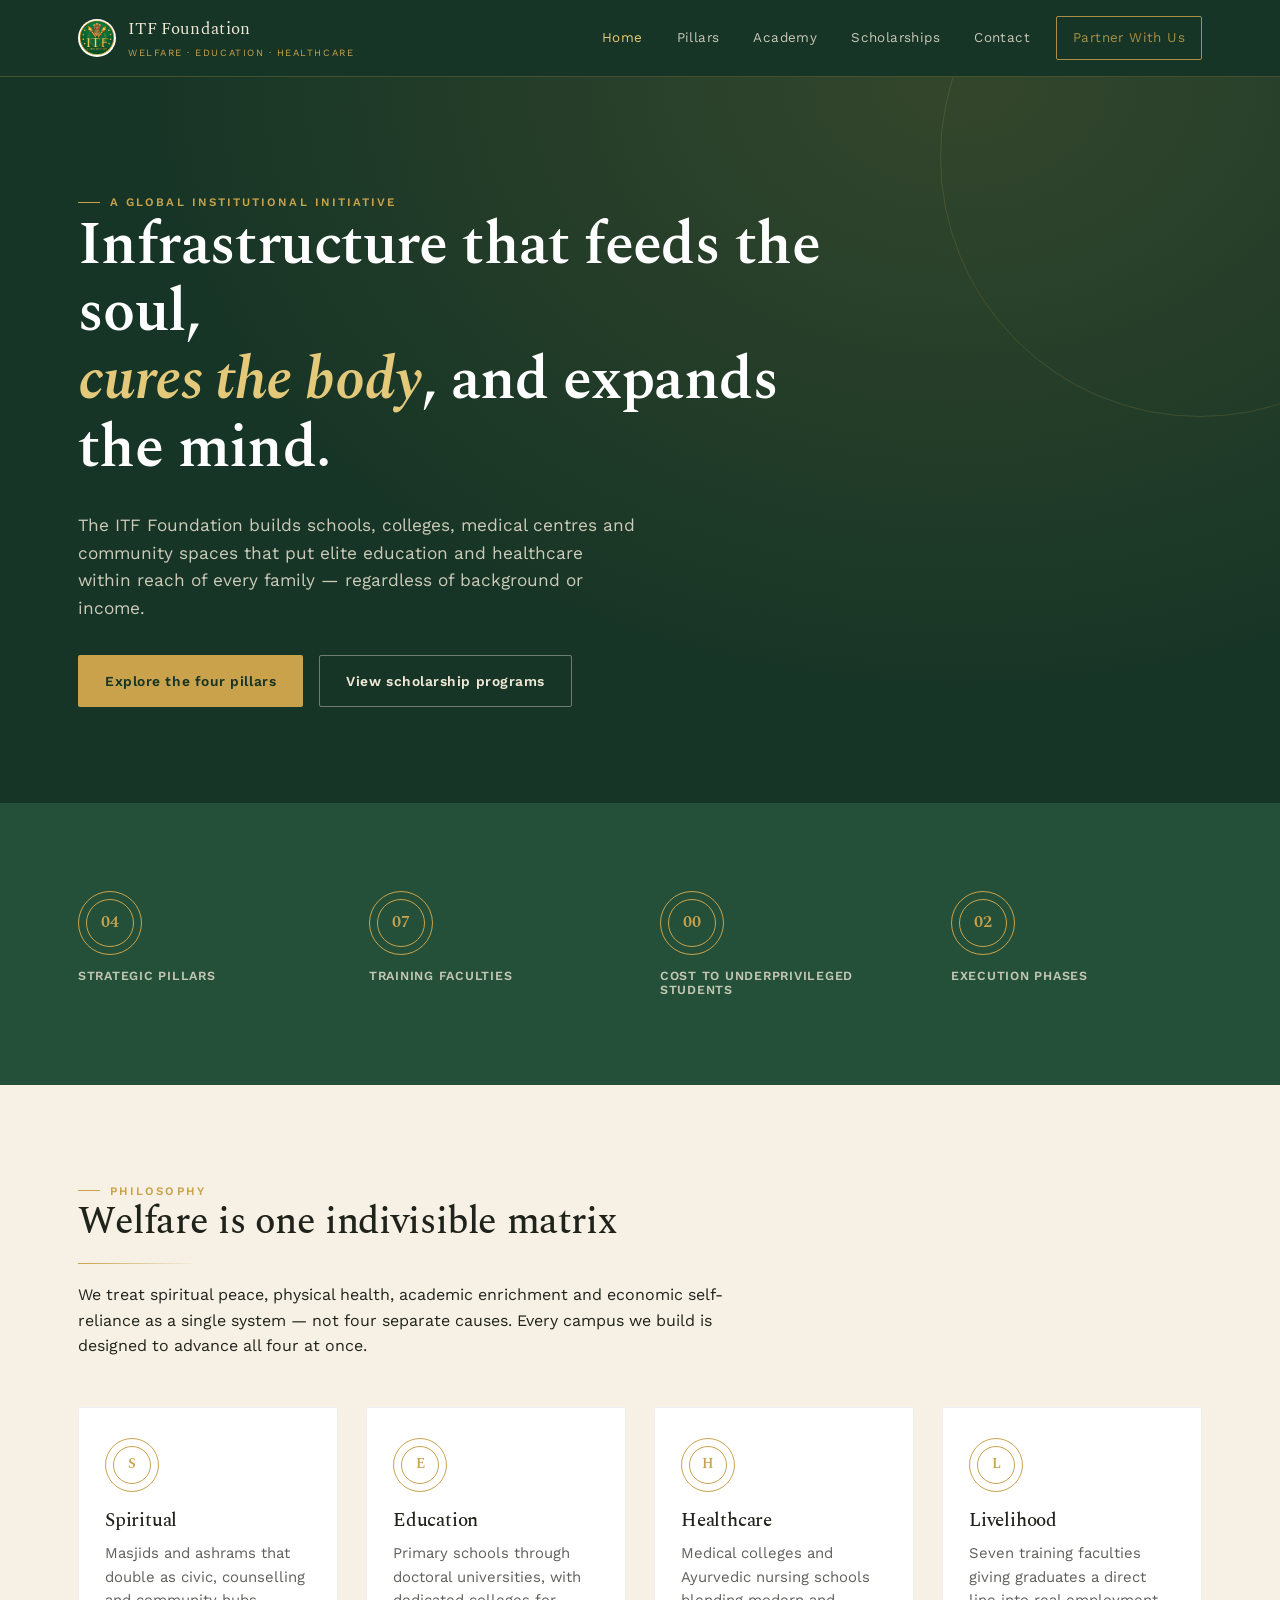
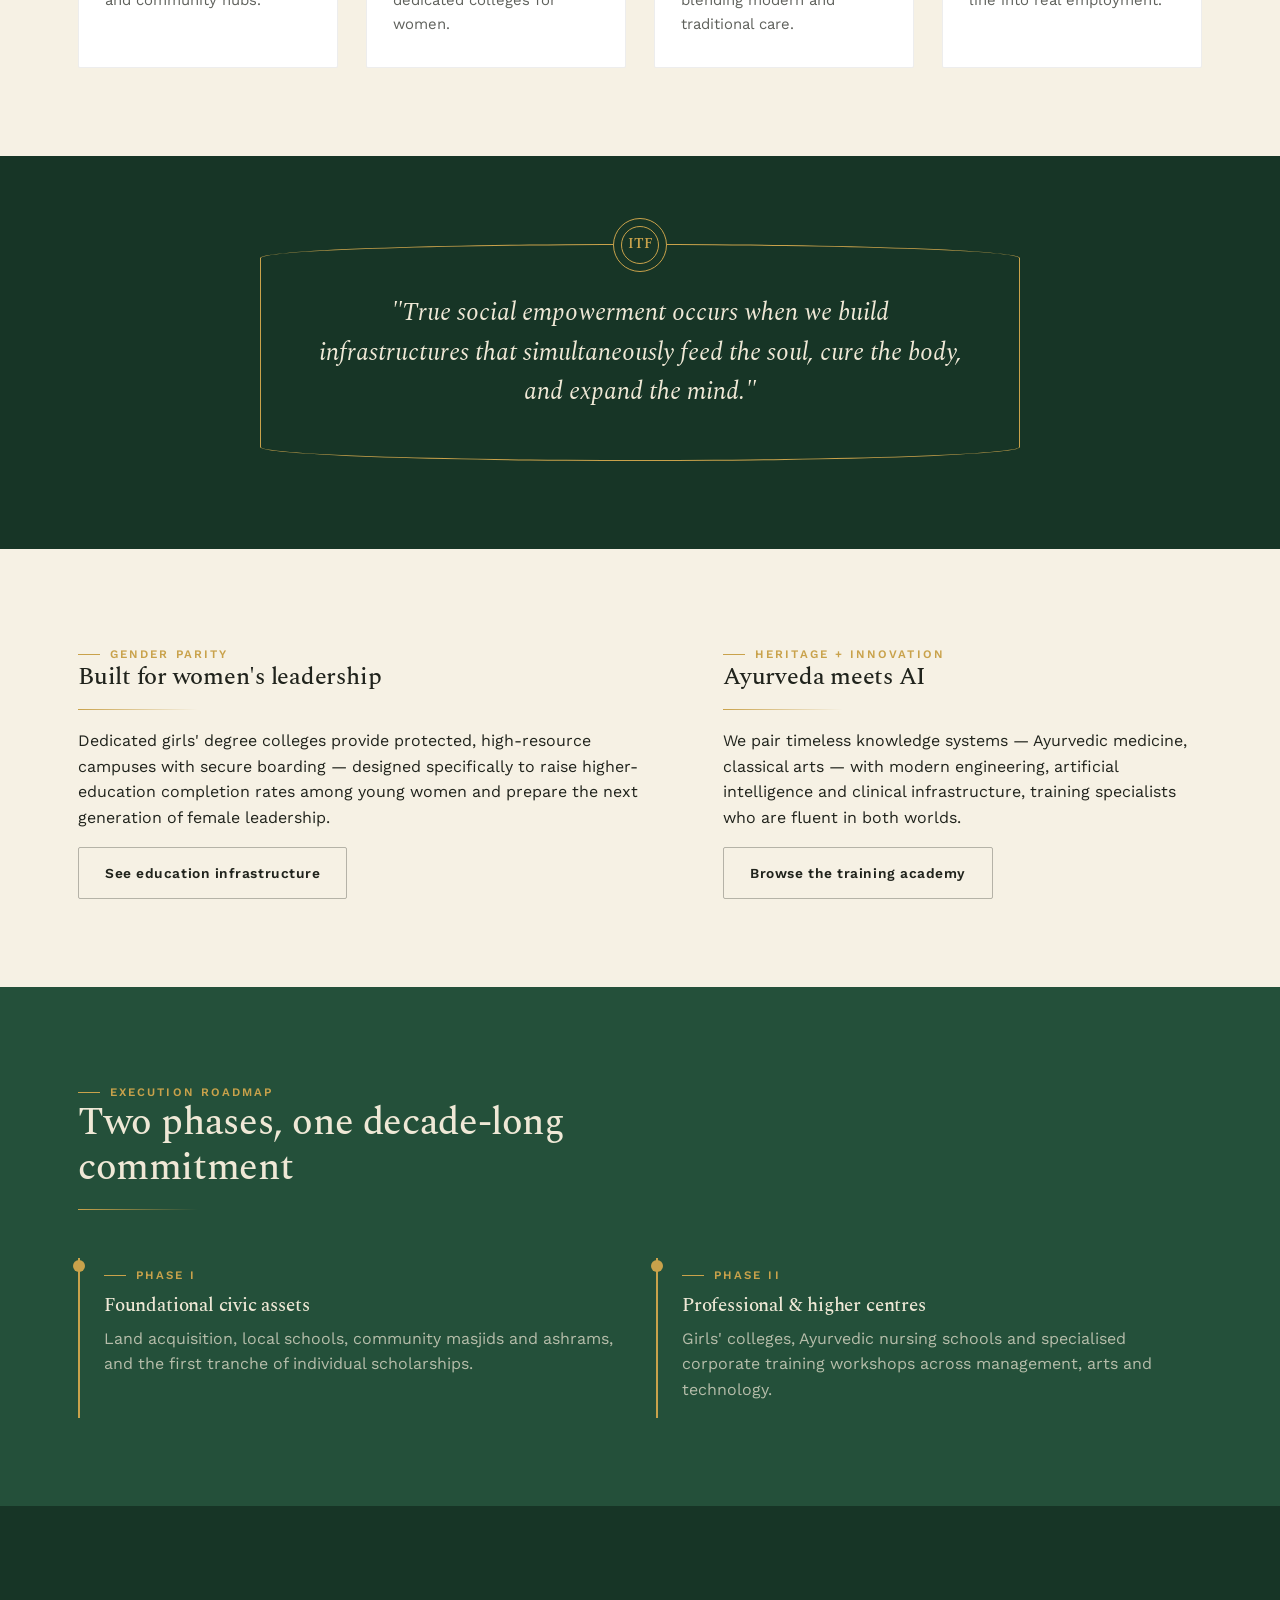
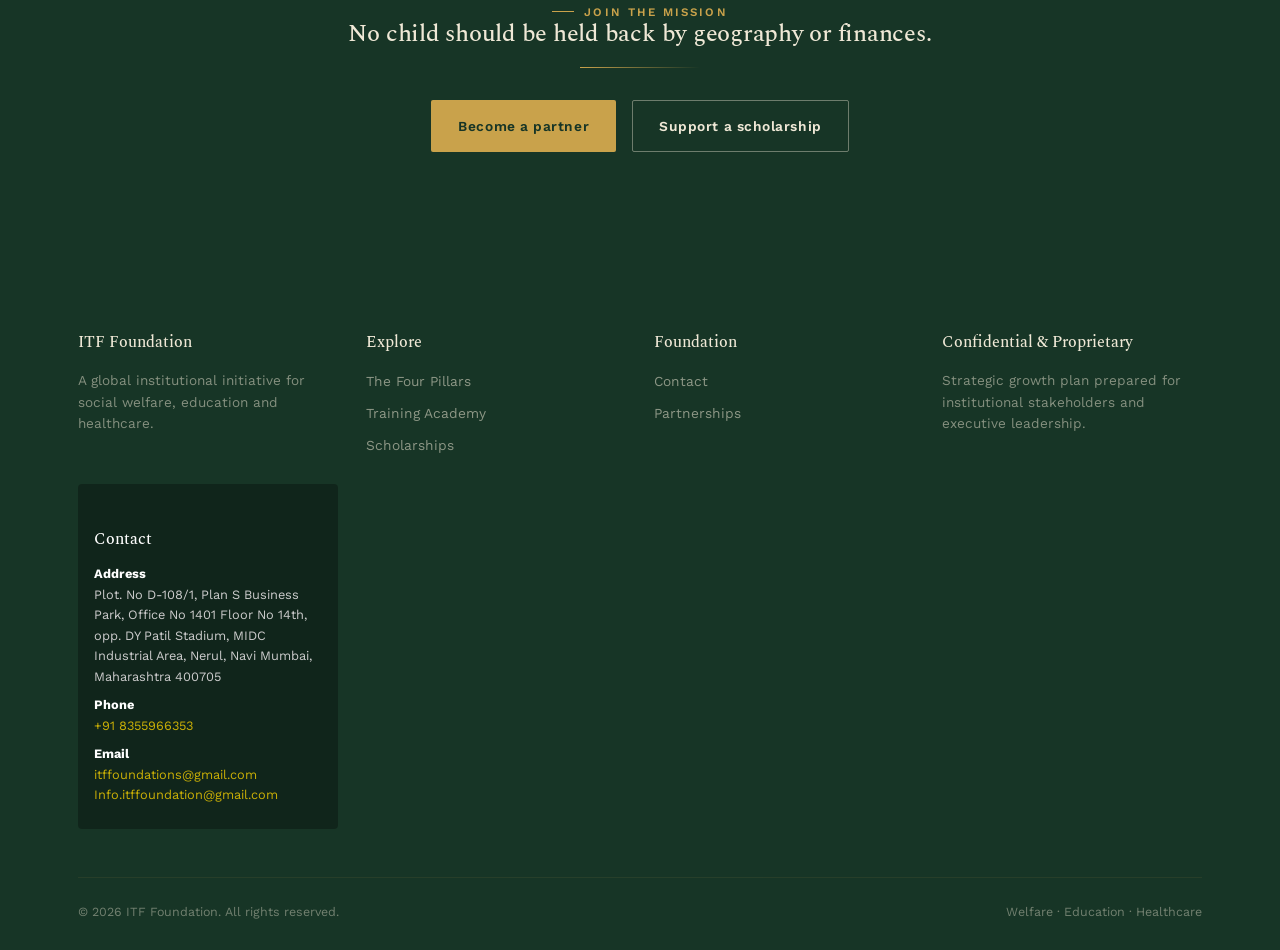
<file: index.html>
<!DOCTYPE html>
<html lang="en">
<head>
<meta charset="UTF-8">
<meta name="viewport" content="width=device-width, initial-scale=1.0">
<title>ITF Foundation — Education, Healthcare &amp; Community Infrastructure</title>
<meta name="description" content="ITF Foundation builds schools, medical centres and community infrastructure to expand access to education and healthcare.">
<link rel="stylesheet" href="main.css">
</head>
<body>

<header class="site">
  <div class="nav-inner">
    <a href="index.html" class="brand">
      <img src="logo.jpeg" alt="ITF Foundation logo" class="brand-logo">
      <div class="brand-name">ITF Foundation<small>Welfare · Education · Healthcare</small></div>
    </a>
    <button class="nav-toggle" aria-label="Toggle navigation">☰</button>
    <nav class="primary">
      <a href="index.html">Home</a>
      <a href="programs.html">Pillars</a>
      <a href="academy.html">Academy</a>
      <a href="scholarships.html">Scholarships</a>
      <a href="contact.html">Contact</a>
      <a href="contact.html#partner" class="nav-cta">Partner With Us</a>
    </nav>
  </div>
</header>

<section class="hero">
  <div class="wrap">
    <span class="eyebrow">A global institutional initiative</span>
    <h1>Infrastructure that feeds the soul,<br><em>cures the body</em>, and expands the mind.</h1>
    <p class="lead">The ITF Foundation builds schools, colleges, medical centres and community spaces that put elite education and healthcare within reach of every family — regardless of background or income.</p>
    <div class="hero-actions">
      <a href="programs.html" class="btn btn-gold">Explore the four pillars</a>
      <a href="scholarships.html" class="btn btn-outline">View scholarship programs</a>
    </div>
  </div>
</section>

<section class="mid">
  <div class="wrap">
    <div class="stats reveal">
      <div class="stat">
        <div class="medallion"><span>04</span></div>
        <h4>Strategic Pillars</h4>
      </div>
      <div class="stat">
        <div class="medallion"><span>07</span></div>
        <h4>Training Faculties</h4>
      </div>
      <div class="stat">
        <div class="medallion"><span>00</span></div>
        <h4>Cost to Underprivileged Students</h4>
      </div>
      <div class="stat">
        <div class="medallion"><span>02</span></div>
        <h4>Execution Phases</h4>
      </div>
    </div>
  </div>
</section>

<section>
  <div class="wrap">
    <div class="section-head reveal">
      <span class="eyebrow">Philosophy</span>
      <h2>Welfare is one indivisible matrix</h2>
      <div class="rule"></div>
      <p>We treat spiritual peace, physical health, academic enrichment and economic self-reliance as a single system — not four separate causes. Every campus we build is designed to advance all four at once.</p>
    </div>
    <div class="grid grid-4 reveal">
      <div class="card">
        <div class="medallion"><span>S</span></div>
        <h3>Spiritual</h3>
        <p>Masjids and ashrams that double as civic, counselling and community hubs.</p>
      </div>
      <div class="card">
        <div class="medallion"><span>E</span></div>
        <h3>Education</h3>
        <p>Primary schools through doctoral universities, with dedicated colleges for women.</p>
      </div>
      <div class="card">
        <div class="medallion"><span>H</span></div>
        <h3>Healthcare</h3>
        <p>Medical colleges and Ayurvedic nursing schools blending modern and traditional care.</p>
      </div>
      <div class="card">
        <div class="medallion"><span>L</span></div>
        <h3>Livelihood</h3>
        <p>Seven training faculties giving graduates a direct line into real employment.</p>
      </div>
    </div>
  </div>
</section>

<section class="dark">
  <div class="wrap reveal">
    <div class="pull-quote">
      <div class="medallion"><span>ITF</span></div>
      <p>"True social empowerment occurs when we build infrastructures that simultaneously feed the soul, cure the body, and expand the mind."</p>
    </div>
  </div>
</section>

<section>
  <div class="wrap split">
    <div class="reveal">
      <span class="eyebrow">Gender parity</span>
      <h2>Built for women's leadership</h2>
      <div class="rule"></div>
      <p>Dedicated girls' degree colleges provide protected, high-resource campuses with secure boarding — designed specifically to raise higher-education completion rates among young women and prepare the next generation of female leadership.</p>
      <a href="programs.html#education" class="btn btn-outline-dark">See education infrastructure</a>
    </div>
    <div class="reveal">
      <span class="eyebrow">Heritage + innovation</span>
      <h2>Ayurveda meets AI</h2>
      <div class="rule"></div>
      <p>We pair timeless knowledge systems — Ayurvedic medicine, classical arts — with modern engineering, artificial intelligence and clinical infrastructure, training specialists who are fluent in both worlds.</p>
      <a href="academy.html" class="btn btn-outline-dark">Browse the training academy</a>
    </div>
  </div>
</section>

<section class="mid">
  <div class="wrap">
    <div class="section-head reveal">
      <span class="eyebrow">Execution roadmap</span>
      <h2>Two phases, one decade-long commitment</h2>
      <div class="rule"></div>
    </div>
    <div class="timeline reveal">
      <div class="phase">
        <span class="eyebrow">Phase I</span>
        <h3>Foundational civic assets</h3>
        <p class="muted">Land acquisition, local schools, community masjids and ashrams, and the first tranche of individual scholarships.</p>
      </div>
      <div class="phase">
        <span class="eyebrow">Phase II</span>
        <h3>Professional &amp; higher centres</h3>
        <p class="muted">Girls' colleges, Ayurvedic nursing schools and specialised corporate training workshops across management, arts and technology.</p>
      </div>
    </div>
  </div>
</section>

<section class="dark center">
  <div class="wrap reveal">
    <span class="eyebrow center">Join the mission</span>
    <h2 style="max-width:640px;margin-left:auto;margin-right:auto;">No child should be held back by geography or finances.</h2>
    <div class="rule mx-auto"></div>
    <div class="hero-actions" style="justify-content:center;">
      <a href="contact.html#partner" class="btn btn-gold">Become a partner</a>
      <a href="scholarships.html" class="btn btn-outline">Support a scholarship</a>
    </div>
  </div>
</section>

<footer class="site">
  <div class="wrap">
    <div class="grid grid-4">
      <div>
        <h5>ITF Foundation</h5>
        <p class="muted" style="font-size:.85rem;">A global institutional initiative for social welfare, education and healthcare.</p>
      </div>
      <div>
        <h5>Explore</h5>
        <ul>
          <li><a href="programs.html">The Four Pillars</a></li>
          <li><a href="academy.html">Training Academy</a></li>
          <li><a href="scholarships.html">Scholarships</a></li>
        </ul>
      </div>
      <div>
        <h5>Foundation</h5>
        <ul>
          <li><a href="contact.html">Contact</a></li>
          <li><a href="contact.html#partner">Partnerships</a></li>
        </ul>
      </div>
      <div>
        <h5>Confidential &amp; Proprietary</h5>
        <p class="muted" style="font-size:.85rem;">Strategic growth plan prepared for institutional stakeholders and executive leadership.</p>
      </div>
      <div style="background:rgba(0,0,0,0.3);padding:16px;border-radius:4px;">
        <h5 style="color:#fff;margin-bottom:12px;">Contact</h5>
        <div style="font-size:.8rem;line-height:1.6;">
          <p style="margin:0 0 8px 0;color:#ccc;">
            <strong style="color:#fff;">Address</strong><br>
            Plot. No D-108/1, Plan S Business Park, Office No 1401 Floor No 14th, opp. DY Patil Stadium, MIDC Industrial Area, Nerul, Navi Mumbai, Maharashtra 400705
          </p>
          <p style="margin:0 0 8px 0;color:#ccc;">
            <strong style="color:#fff;">Phone</strong><br>
            <a href="tel:+91 8355966353" style="color:#ffd700;text-decoration:none;">+91 8355966353</a>
          </p>
          <p style="margin:0 0 8px 0;color:#ccc;">
            <strong style="color:#fff;">Email</strong><br>
            <a href="mailto:itffoundations@gmail.com" style="color:#ffd700;text-decoration:none;display:block;">itffoundations@gmail.com</a>
            <a href="mailto:Info.itffoundation@gmail.com" style="color:#ffd700;text-decoration:none;display:block;">Info.itffoundation@gmail.com</a>
          </p>
        </div>
      </div>
    </div>
    <div class="footer-bottom">
      <span>© 2026 ITF Foundation. All rights reserved.</span>
      <span>Welfare · Education · Healthcare</span>
    </div>
  </div>
</footer>

<script src="main.js"></script>
</body>
</html>
</file>
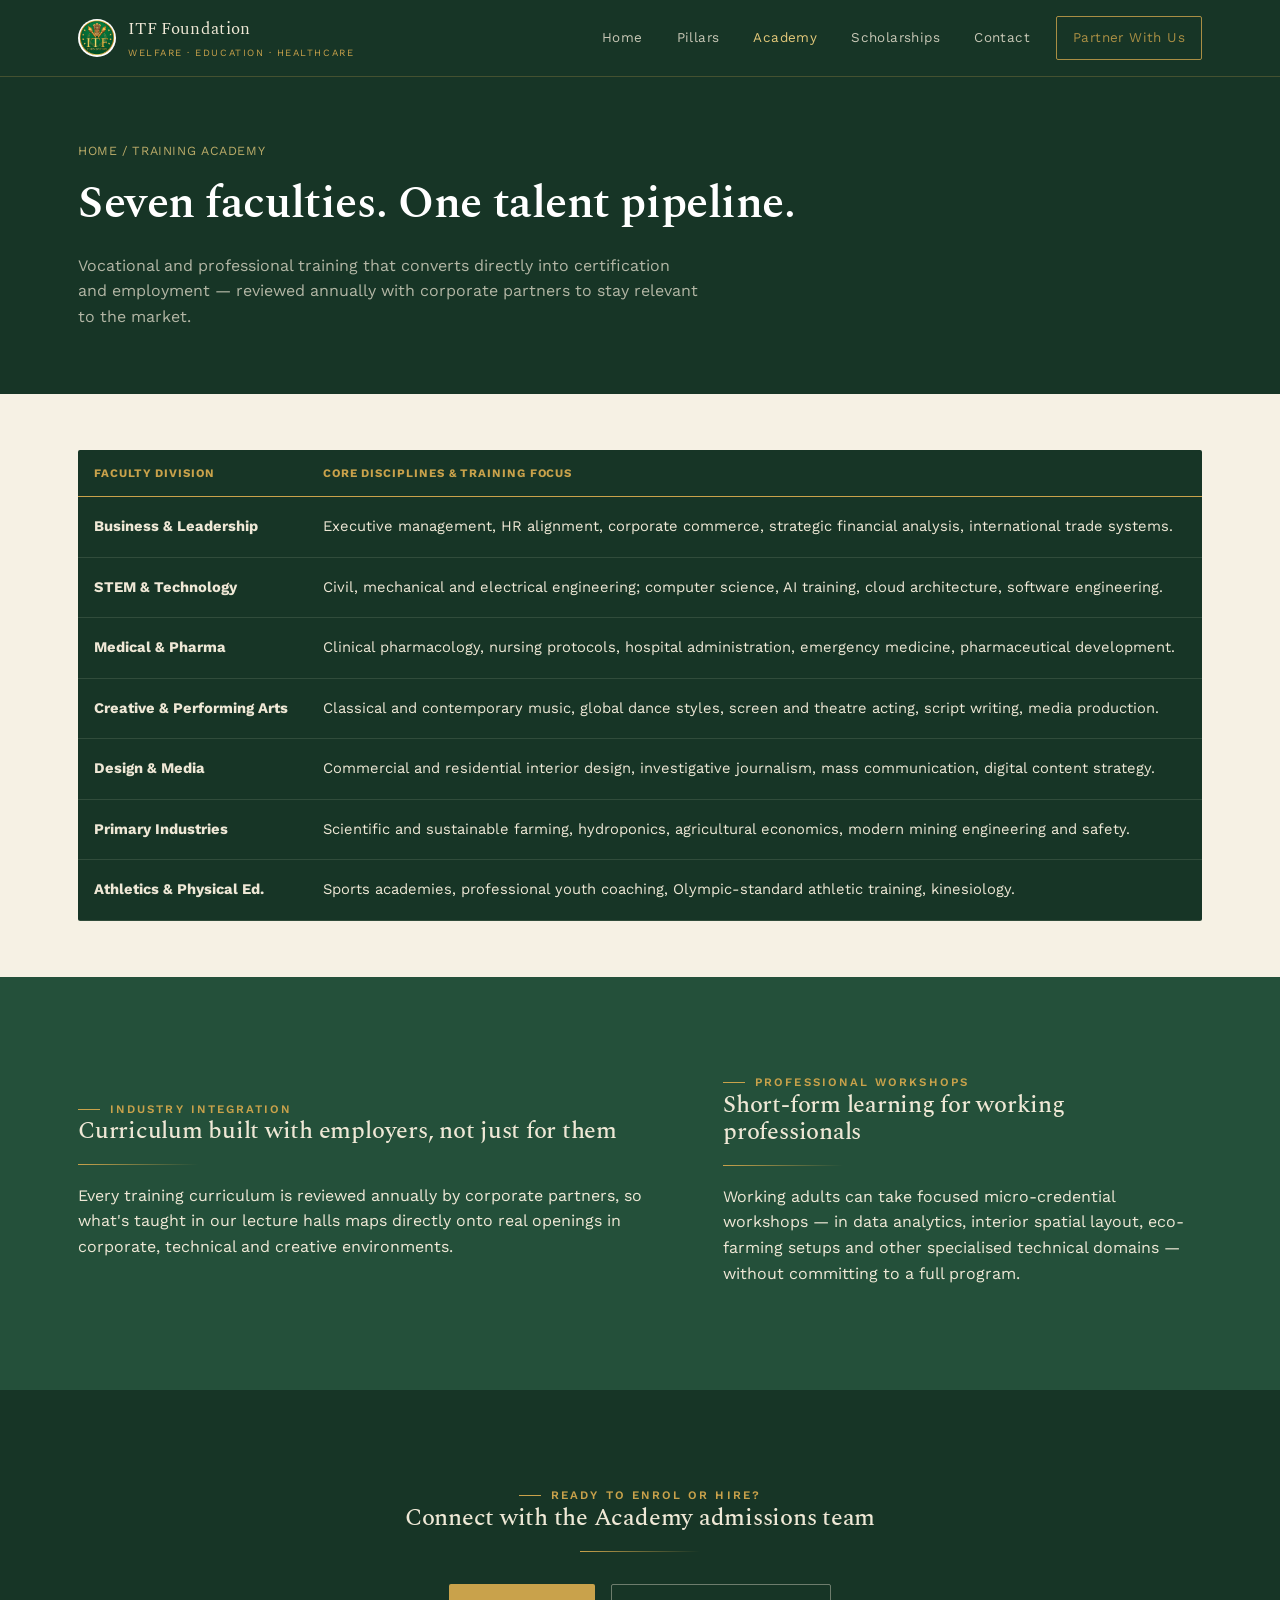
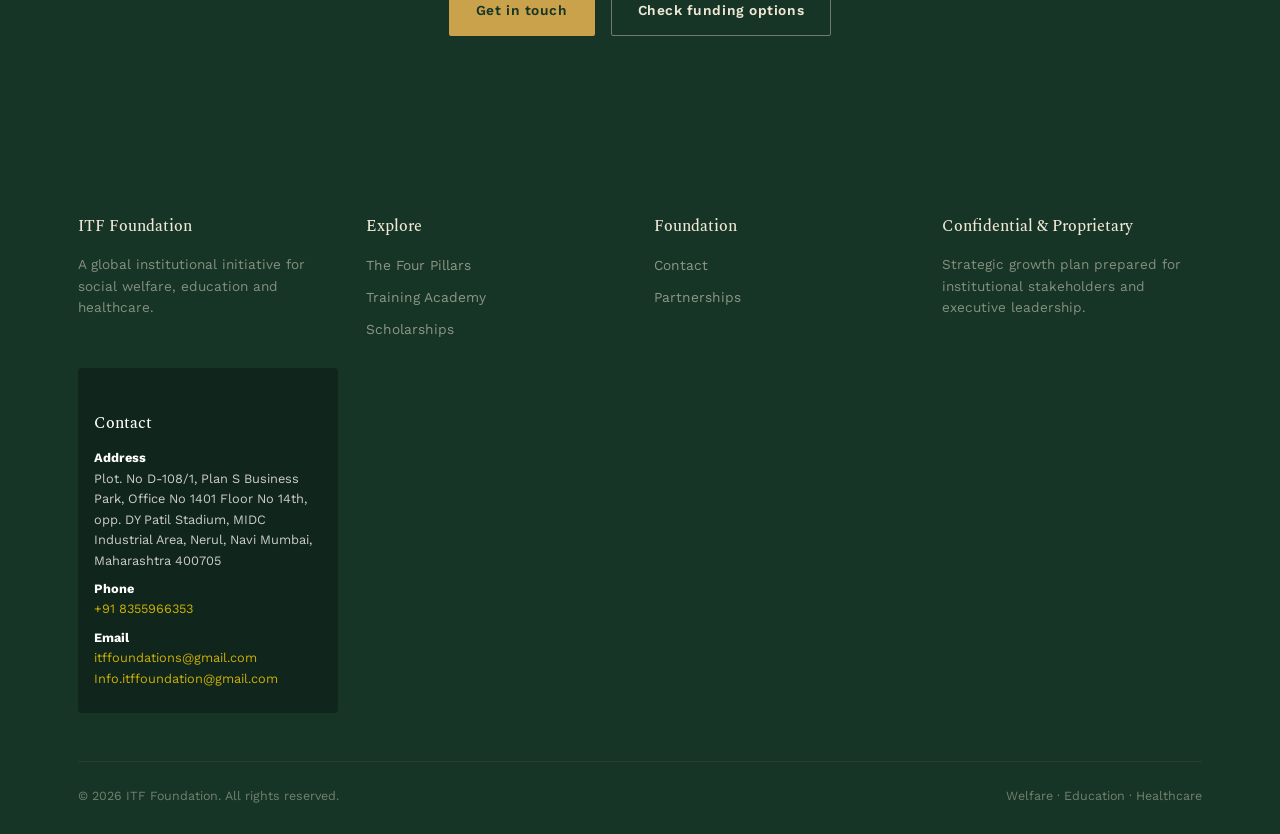
<file: academy.html>
<!DOCTYPE html>
<html lang="en">
<head>
<meta charset="UTF-8">
<meta name="viewport" content="width=device-width, initial-scale=1.0">
<title>Training Academy — ITF Foundation</title>
<meta name="description" content="Seven faculties offering vocational and professional training that convert directly into certification and employment.">
<link rel="stylesheet" href="main.css">
</head>
<body>

<header class="site">
  <div class="nav-inner">
    <a href="index.html" class="brand">
      <img src="logo.jpeg" alt="ITF Foundation logo" class="brand-logo">
      <div class="brand-name">ITF Foundation<small>Welfare · Education · Healthcare</small></div>
    </a>
    <button class="nav-toggle" aria-label="Toggle navigation">☰</button>
    <nav class="primary">
      <a href="index.html">Home</a>
      <a href="programs.html">Pillars</a>
      <a href="academy.html">Academy</a>
      <a href="scholarships.html">Scholarships</a>
      <a href="contact.html">Contact</a>
      <a href="contact.html#partner" class="nav-cta">Partner With Us</a>
    </nav>
  </div>
</header>

<section class="kicker-page">
  <div class="wrap">
    <div class="breadcrumb">Home / Training Academy</div>
    <h1>Seven faculties. One talent pipeline.</h1>
    <p class="lead muted" style="max-width:620px;">Vocational and professional training that converts directly into certification and employment — reviewed annually with corporate partners to stay relevant to the market.</p>
  </div>
</section>

<section class="tight">
  <div class="wrap">
    <div class="reveal" style="overflow-x:auto;">
      <table class="matrix" style="background:var(--green-deep);color:var(--bone);border-radius:2px;">
        <thead>
          <tr><th>Faculty Division</th><th>Core Disciplines &amp; Training Focus</th></tr>
        </thead>
        <tbody>
          <tr><td><strong>Business &amp; Leadership</strong></td><td>Executive management, HR alignment, corporate commerce, strategic financial analysis, international trade systems.</td></tr>
          <tr><td><strong>STEM &amp; Technology</strong></td><td>Civil, mechanical and electrical engineering; computer science, AI training, cloud architecture, software engineering.</td></tr>
          <tr><td><strong>Medical &amp; Pharma</strong></td><td>Clinical pharmacology, nursing protocols, hospital administration, emergency medicine, pharmaceutical development.</td></tr>
          <tr><td><strong>Creative &amp; Performing Arts</strong></td><td>Classical and contemporary music, global dance styles, screen and theatre acting, script writing, media production.</td></tr>
          <tr><td><strong>Design &amp; Media</strong></td><td>Commercial and residential interior design, investigative journalism, mass communication, digital content strategy.</td></tr>
          <tr><td><strong>Primary Industries</strong></td><td>Scientific and sustainable farming, hydroponics, agricultural economics, modern mining engineering and safety.</td></tr>
          <tr><td><strong>Athletics &amp; Physical Ed.</strong></td><td>Sports academies, professional youth coaching, Olympic-standard athletic training, kinesiology.</td></tr>
        </tbody>
      </table>
    </div>
  </div>
</section>

<section class="mid">
  <div class="wrap split">
    <div class="reveal">
      <span class="eyebrow">Industry integration</span>
      <h2>Curriculum built with employers, not just for them</h2>
      <div class="rule"></div>
      <p>Every training curriculum is reviewed annually by corporate partners, so what's taught in our lecture halls maps directly onto real openings in corporate, technical and creative environments.</p>
    </div>
    <div class="reveal">
      <span class="eyebrow">Professional workshops</span>
      <h2>Short-form learning for working professionals</h2>
      <div class="rule"></div>
      <p>Working adults can take focused micro-credential workshops — in data analytics, interior spatial layout, eco-farming setups and other specialised technical domains — without committing to a full program.</p>
    </div>
  </div>
</section>

<section class="dark center">
  <div class="wrap reveal">
    <span class="eyebrow center">Ready to enrol or hire?</span>
    <h2>Connect with the Academy admissions team</h2>
    <div class="rule mx-auto"></div>
    <div class="hero-actions" style="justify-content:center;">
      <a href="contact.html" class="btn btn-gold">Get in touch</a>
      <a href="scholarships.html" class="btn btn-outline">Check funding options</a>
    </div>
  </div>
</section>

<footer class="site">
  <div class="wrap">
    <div class="grid grid-4">
      <div>
        <h5>ITF Foundation</h5>
        <p class="muted" style="font-size:.85rem;">A global institutional initiative for social welfare, education and healthcare.</p>
      </div>
      <div>
        <h5>Explore</h5>
        <ul>
          <li><a href="programs.html">The Four Pillars</a></li>
          <li><a href="academy.html">Training Academy</a></li>
          <li><a href="scholarships.html">Scholarships</a></li>
        </ul>
      </div>
      <div>
        <h5>Foundation</h5>
        <ul>
          <li><a href="contact.html">Contact</a></li>
          <li><a href="contact.html#partner">Partnerships</a></li>
        </ul>
      </div>
      <div>
        <h5>Confidential &amp; Proprietary</h5>
        <p class="muted" style="font-size:.85rem;">Strategic growth plan prepared for institutional stakeholders and executive leadership.</p>
      </div>
      <div style="background:rgba(0,0,0,0.3);padding:16px;border-radius:4px;">
        <h5 style="color:#fff;margin-bottom:12px;">Contact</h5>
        <div style="font-size:.8rem;line-height:1.6;">
          <p style="margin:0 0 8px 0;color:#ccc;">
            <strong style="color:#fff;">Address</strong><br>
            Plot. No D-108/1, Plan S Business Park, Office No 1401 Floor No 14th, opp. DY Patil Stadium, MIDC Industrial Area, Nerul, Navi Mumbai, Maharashtra 400705
          </p>
          <p style="margin:0 0 8px 0;color:#ccc;">
            <strong style="color:#fff;">Phone</strong><br>
            <a href="tel:+91 8355966353" style="color:#ffd700;text-decoration:none;">+91 8355966353</a>
          </p>
          <p style="margin:0 0 8px 0;color:#ccc;">
            <strong style="color:#fff;">Email</strong><br>
            <a href="mailto:itffoundations@gmail.com" style="color:#ffd700;text-decoration:none;display:block;">itffoundations@gmail.com</a>
            <a href="mailto:Info.itffoundation@gmail.com" style="color:#ffd700;text-decoration:none;display:block;">Info.itffoundation@gmail.com</a>
          </p>
        </div>
      </div>
    </div>
    <div class="footer-bottom">
      <span>© 2026 ITF Foundation. All rights reserved.</span>
      <span>Welfare · Education · Healthcare</span>
    </div>
  </div>
</footer>

<script src="main.js"></script>
</body>
</html>
</file>
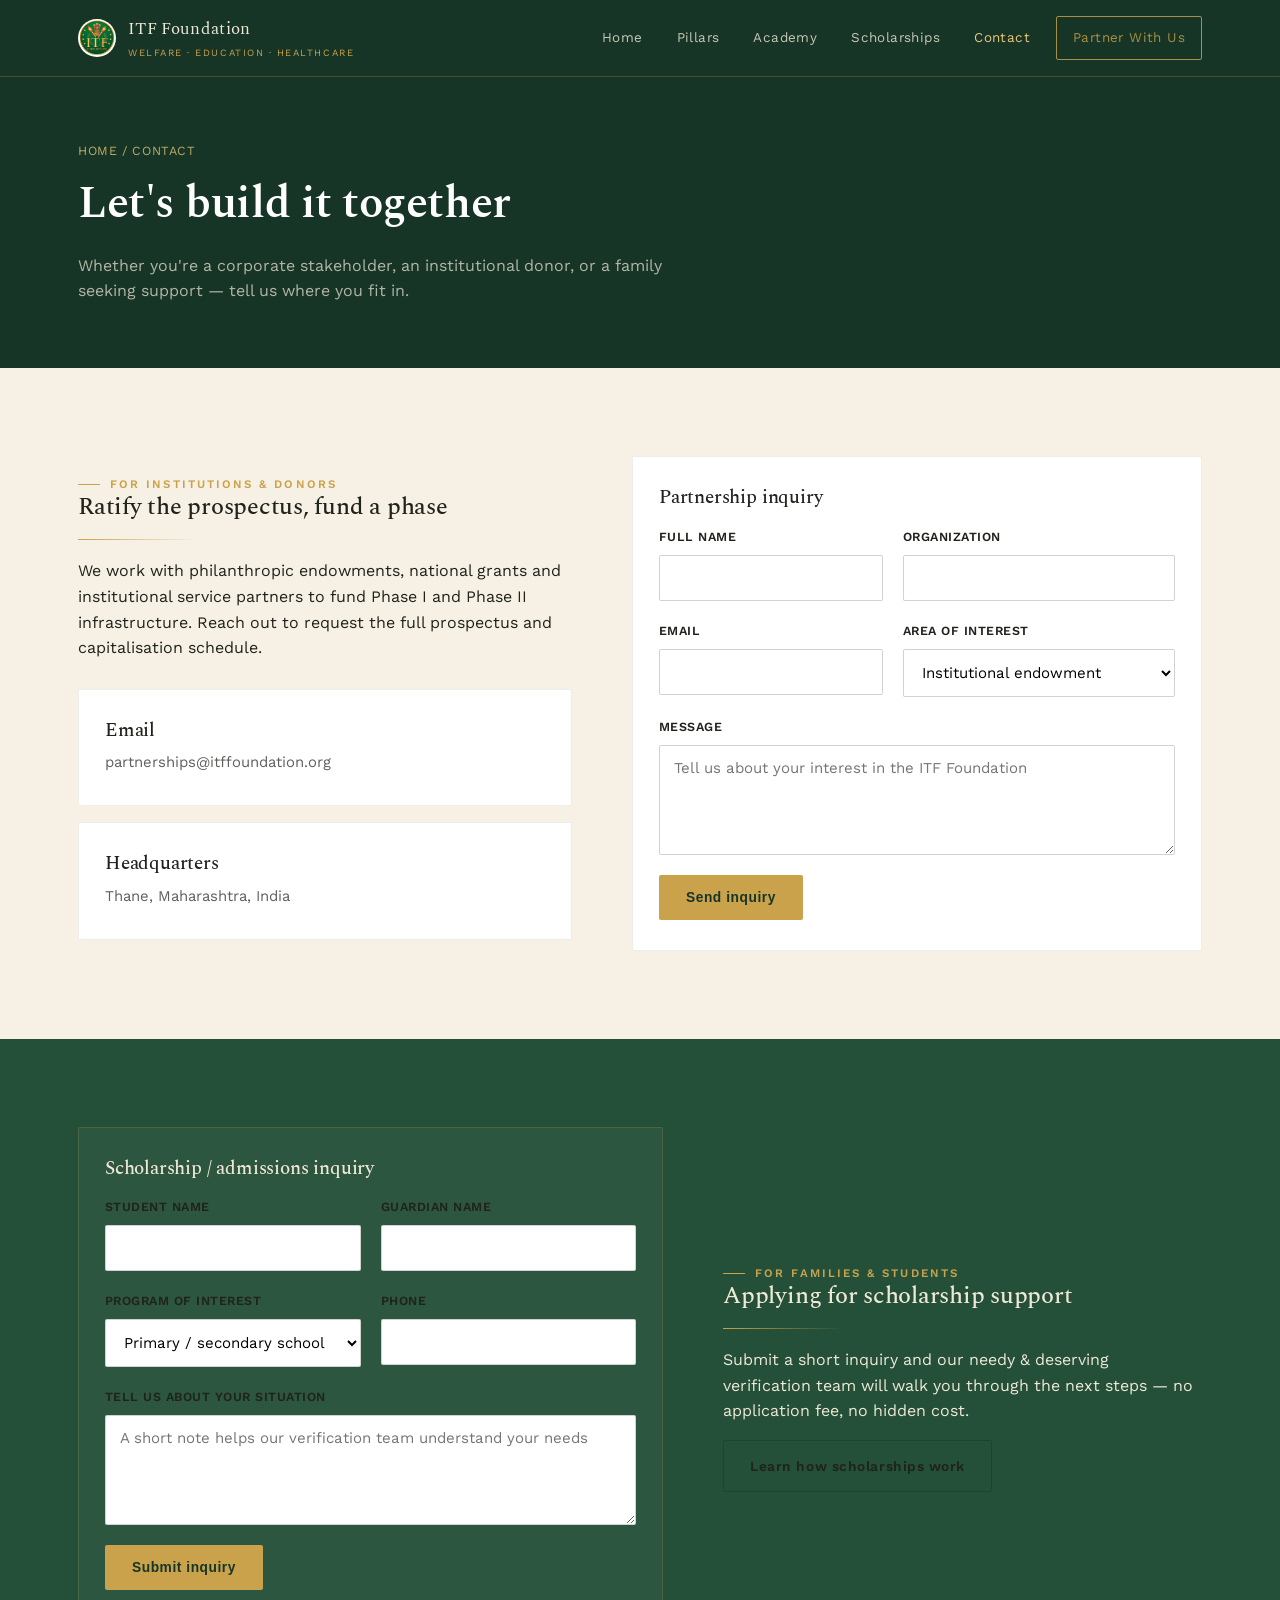
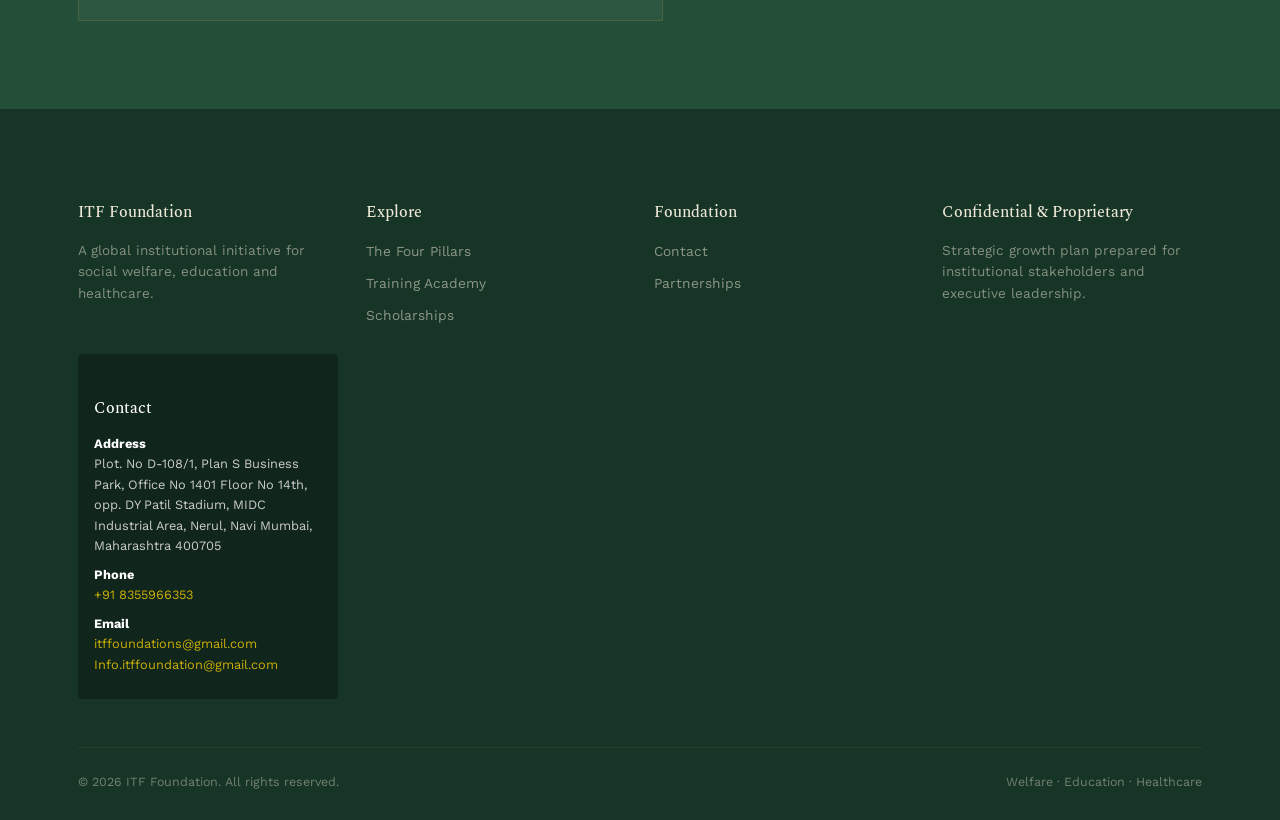
<file: contact.html>
<!DOCTYPE html>
<html lang="en">
<head>
<meta charset="UTF-8">
<meta name="viewport" content="width=device-width, initial-scale=1.0">
<title>Contact &amp; Partnerships — ITF Foundation</title>
<meta name="description" content="Contact the ITF Foundation for partnerships, scholarship inquiries, and admissions support.">
<link rel="stylesheet" href="main.css">
</head>
<body>

<header class="site">
  <div class="nav-inner">
    <a href="index.html" class="brand">
      <img src="logo.jpeg" alt="ITF Foundation logo" class="brand-logo">
      <div class="brand-name">ITF Foundation<small>Welfare · Education · Healthcare</small></div>
    </a>
    <button class="nav-toggle" aria-label="Toggle navigation">☰</button>
    <nav class="primary">
      <a href="index.html">Home</a>
      <a href="programs.html">Pillars</a>
      <a href="academy.html">Academy</a>
      <a href="scholarships.html">Scholarships</a>
      <a href="contact.html">Contact</a>
      <a href="contact.html#partner" class="nav-cta">Partner With Us</a>
    </nav>
  </div>
</header>

<section class="kicker-page">
  <div class="wrap">
    <div class="breadcrumb">Home / Contact</div>
    <h1>Let's build it together</h1>
    <p class="lead muted" style="max-width:620px;">Whether you're a corporate stakeholder, an institutional donor, or a family seeking support — tell us where you fit in.</p>
  </div>
</section>

<section id="partner">
  <div class="wrap split">
    <div class="reveal">
      <span class="eyebrow">For institutions &amp; donors</span>
      <h2>Ratify the prospectus, fund a phase</h2>
      <div class="rule"></div>
      <p>We work with philanthropic endowments, national grants and institutional service partners to fund Phase I and Phase II infrastructure. Reach out to request the full prospectus and capitalisation schedule.</p>
      <div class="grid" style="gap:16px;margin-top:28px;">
        <div class="card">
          <h3>Email</h3>
          <p>partnerships@itffoundation.org</p>
        </div>
        <div class="card">
          <h3>Headquarters</h3>
          <p>Thane, Maharashtra, India</p>
        </div>
      </div>
    </div>
    <form class="card reveal" onsubmit="event.preventDefault(); this.querySelector('.form-success').style.display='block';">
      <h3 style="margin-bottom:18px;">Partnership inquiry</h3>
      <div class="form-grid">
        <div class="field">
          <label for="name">Full name</label>
          <input id="name" type="text" required>
        </div>
        <div class="field">
          <label for="org">Organization</label>
          <input id="org" type="text">
        </div>
        <div class="field">
          <label for="email">Email</label>
          <input id="email" type="email" required>
        </div>
        <div class="field">
          <label for="interest">Area of interest</label>
          <select id="interest">
            <option>Institutional endowment</option>
            <option>Corporate training partnership</option>
            <option>Scholarship funding</option>
            <option>Healthcare infrastructure</option>
            <option>Other</option>
          </select>
        </div>
        <div class="field full">
          <label for="message">Message</label>
          <textarea id="message" placeholder="Tell us about your interest in the ITF Foundation"></textarea>
        </div>
      </div>
      <button type="submit" class="btn btn-gold" style="margin-top:20px;">Send inquiry</button>
      <p class="form-success muted" style="display:none;margin-top:14px;font-size:.85rem;">Thank you — your inquiry has been recorded. Our partnerships team will respond shortly.</p>
    </form>
  </div>
</section>

<section class="mid">
  <div class="wrap split">
    <form class="card reveal" onsubmit="event.preventDefault(); this.querySelector('.form-success').style.display='block';">
      <h3 style="margin-bottom:18px;">Scholarship / admissions inquiry</h3>
      <div class="form-grid">
        <div class="field">
          <label for="sname">Student name</label>
          <input id="sname" type="text" required>
        </div>
        <div class="field">
          <label for="guardian">Guardian name</label>
          <input id="guardian" type="text">
        </div>
        <div class="field">
          <label for="program">Program of interest</label>
          <select id="program">
            <option>Primary / secondary school</option>
            <option>Degree college</option>
            <option>Girls' degree college</option>
            <option>Medical college</option>
            <option>Ayurvedic nursing school</option>
            <option>Vocational academy</option>
          </select>
        </div>
        <div class="field">
          <label for="sphone">Phone</label>
          <input id="sphone" type="tel">
        </div>
        <div class="field full">
          <label for="sdetails">Tell us about your situation</label>
          <textarea id="sdetails" placeholder="A short note helps our verification team understand your needs"></textarea>
        </div>
      </div>
      <button type="submit" class="btn btn-gold" style="margin-top:20px;">Submit inquiry</button>
      <p class="form-success muted" style="display:none;margin-top:14px;font-size:.85rem;">Thank you — our scholarship team will reach out to guide you through verification.</p>
    </form>
    <div class="reveal">
      <span class="eyebrow">For families &amp; students</span>
      <h2>Applying for scholarship support</h2>
      <div class="rule"></div>
      <p>Submit a short inquiry and our needy &amp; deserving verification team will walk you through the next steps — no application fee, no hidden cost.</p>
      <a href="scholarships.html" class="btn btn-outline-dark">Learn how scholarships work</a>
    </div>
  </div>
</section>

<footer class="site">
  <div class="wrap">
    <div class="grid grid-4">
      <div>
        <h5>ITF Foundation</h5>
        <p class="muted" style="font-size:.85rem;">A global institutional initiative for social welfare, education and healthcare.</p>
      </div>
      <div>
        <h5>Explore</h5>
        <ul>
          <li><a href="programs.html">The Four Pillars</a></li>
          <li><a href="academy.html">Training Academy</a></li>
          <li><a href="scholarships.html">Scholarships</a></li>
        </ul>
      </div>
      <div>
        <h5>Foundation</h5>
        <ul>
          <li><a href="contact.html">Contact</a></li>
          <li><a href="contact.html#partner">Partnerships</a></li>
        </ul>
      </div>
      <div>
        <h5>Confidential &amp; Proprietary</h5>
        <p class="muted" style="font-size:.85rem;">Strategic growth plan prepared for institutional stakeholders and executive leadership.</p>
      </div>
      <div style="background:rgba(0,0,0,0.3);padding:16px;border-radius:4px;">
        <h5 style="color:#fff;margin-bottom:12px;">Contact</h5>
        <div style="font-size:.8rem;line-height:1.6;">
          <p style="margin:0 0 8px 0;color:#ccc;">
            <strong style="color:#fff;">Address</strong><br>
            Plot. No D-108/1, Plan S Business Park, Office No 1401 Floor No 14th, opp. DY Patil Stadium, MIDC Industrial Area, Nerul, Navi Mumbai, Maharashtra 400705
          </p>
          <p style="margin:0 0 8px 0;color:#ccc;">
            <strong style="color:#fff;">Phone</strong><br>
            <a href="tel:+91 8355966353" style="color:#ffd700;text-decoration:none;">+91 8355966353</a>
          </p>
          <p style="margin:0 0 8px 0;color:#ccc;">
            <strong style="color:#fff;">Email</strong><br>
            <a href="mailto:itffoundations@gmail.com" style="color:#ffd700;text-decoration:none;display:block;">itffoundations@gmail.com</a>
            <a href="mailto:Info.itffoundation@gmail.com" style="color:#ffd700;text-decoration:none;display:block;">Info.itffoundation@gmail.com</a>
          </p>
        </div>
      </div>
    </div>
    <div class="footer-bottom">
      <span>© 2026 ITF Foundation. All rights reserved.</span>
      <span>Welfare · Education · Healthcare</span>
    </div>
  </div>
</footer>

<script src="main.js"></script>
</body>
</html>
</file>
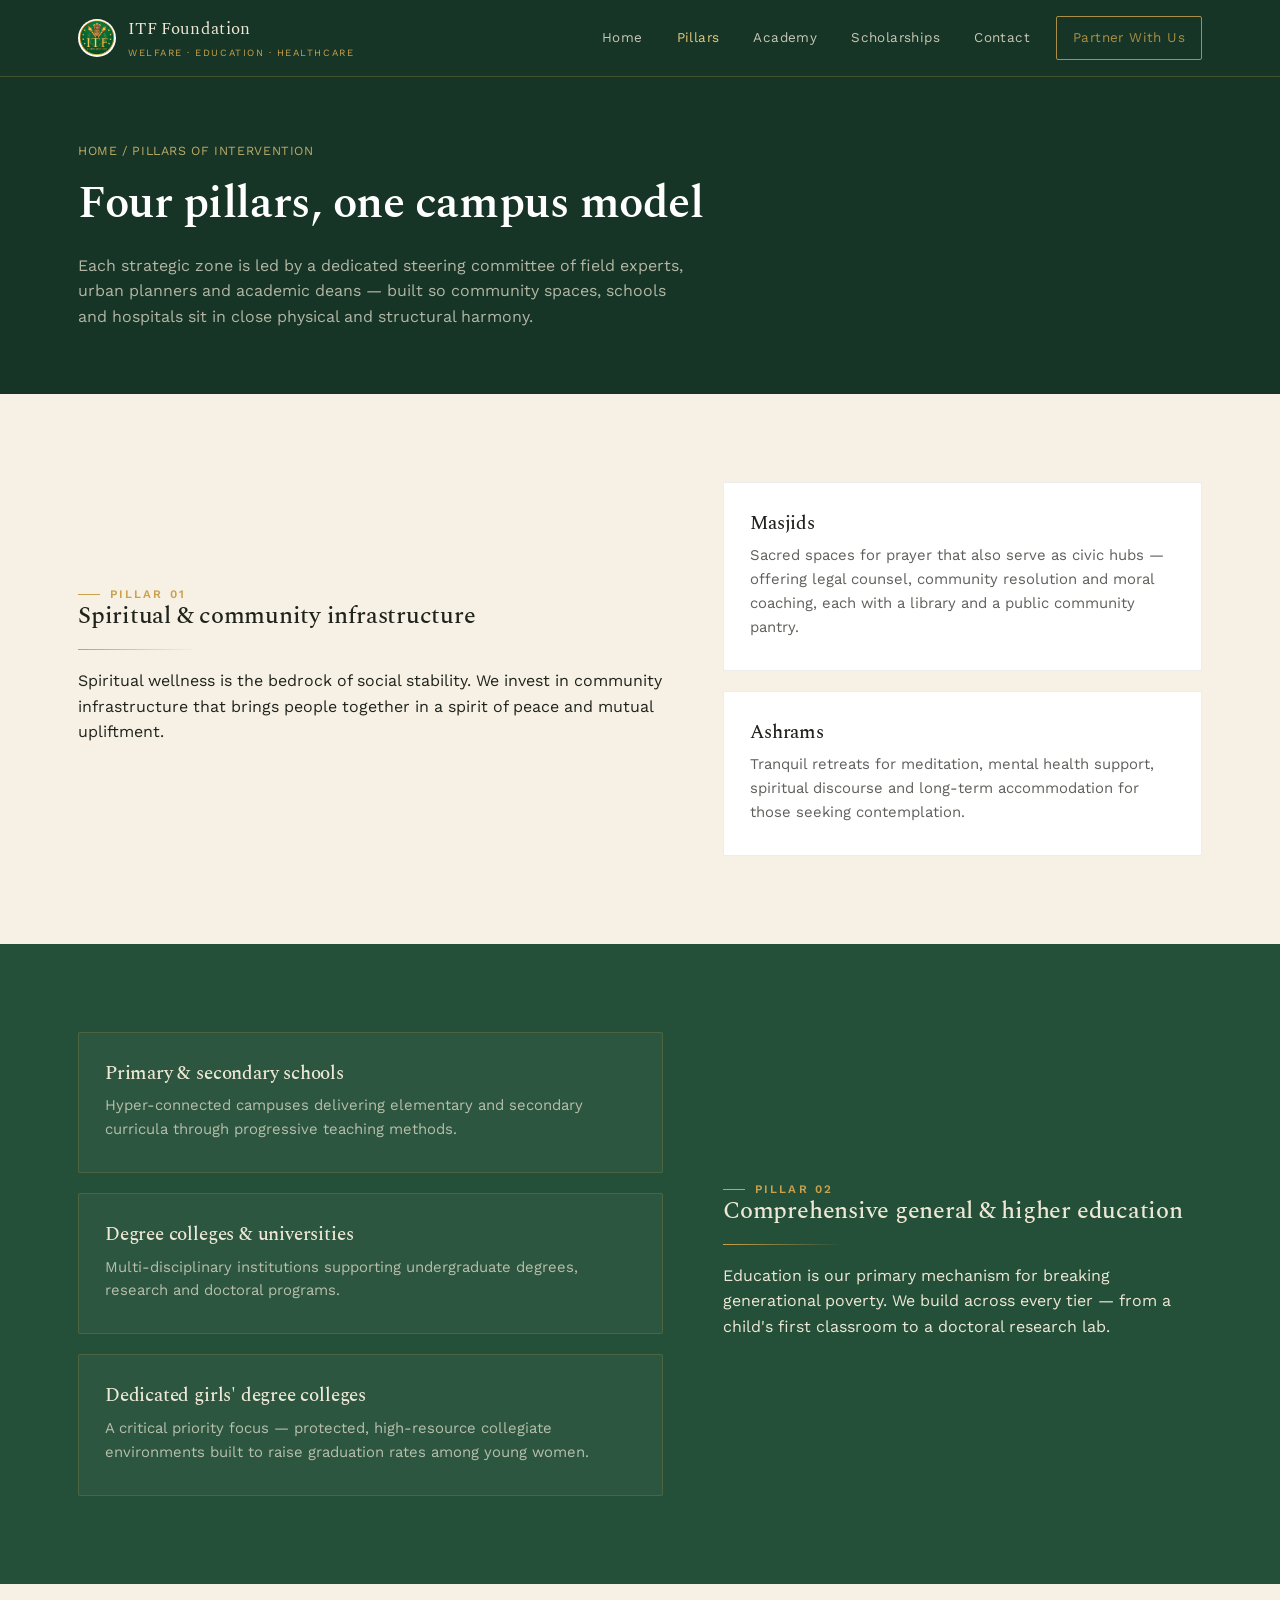
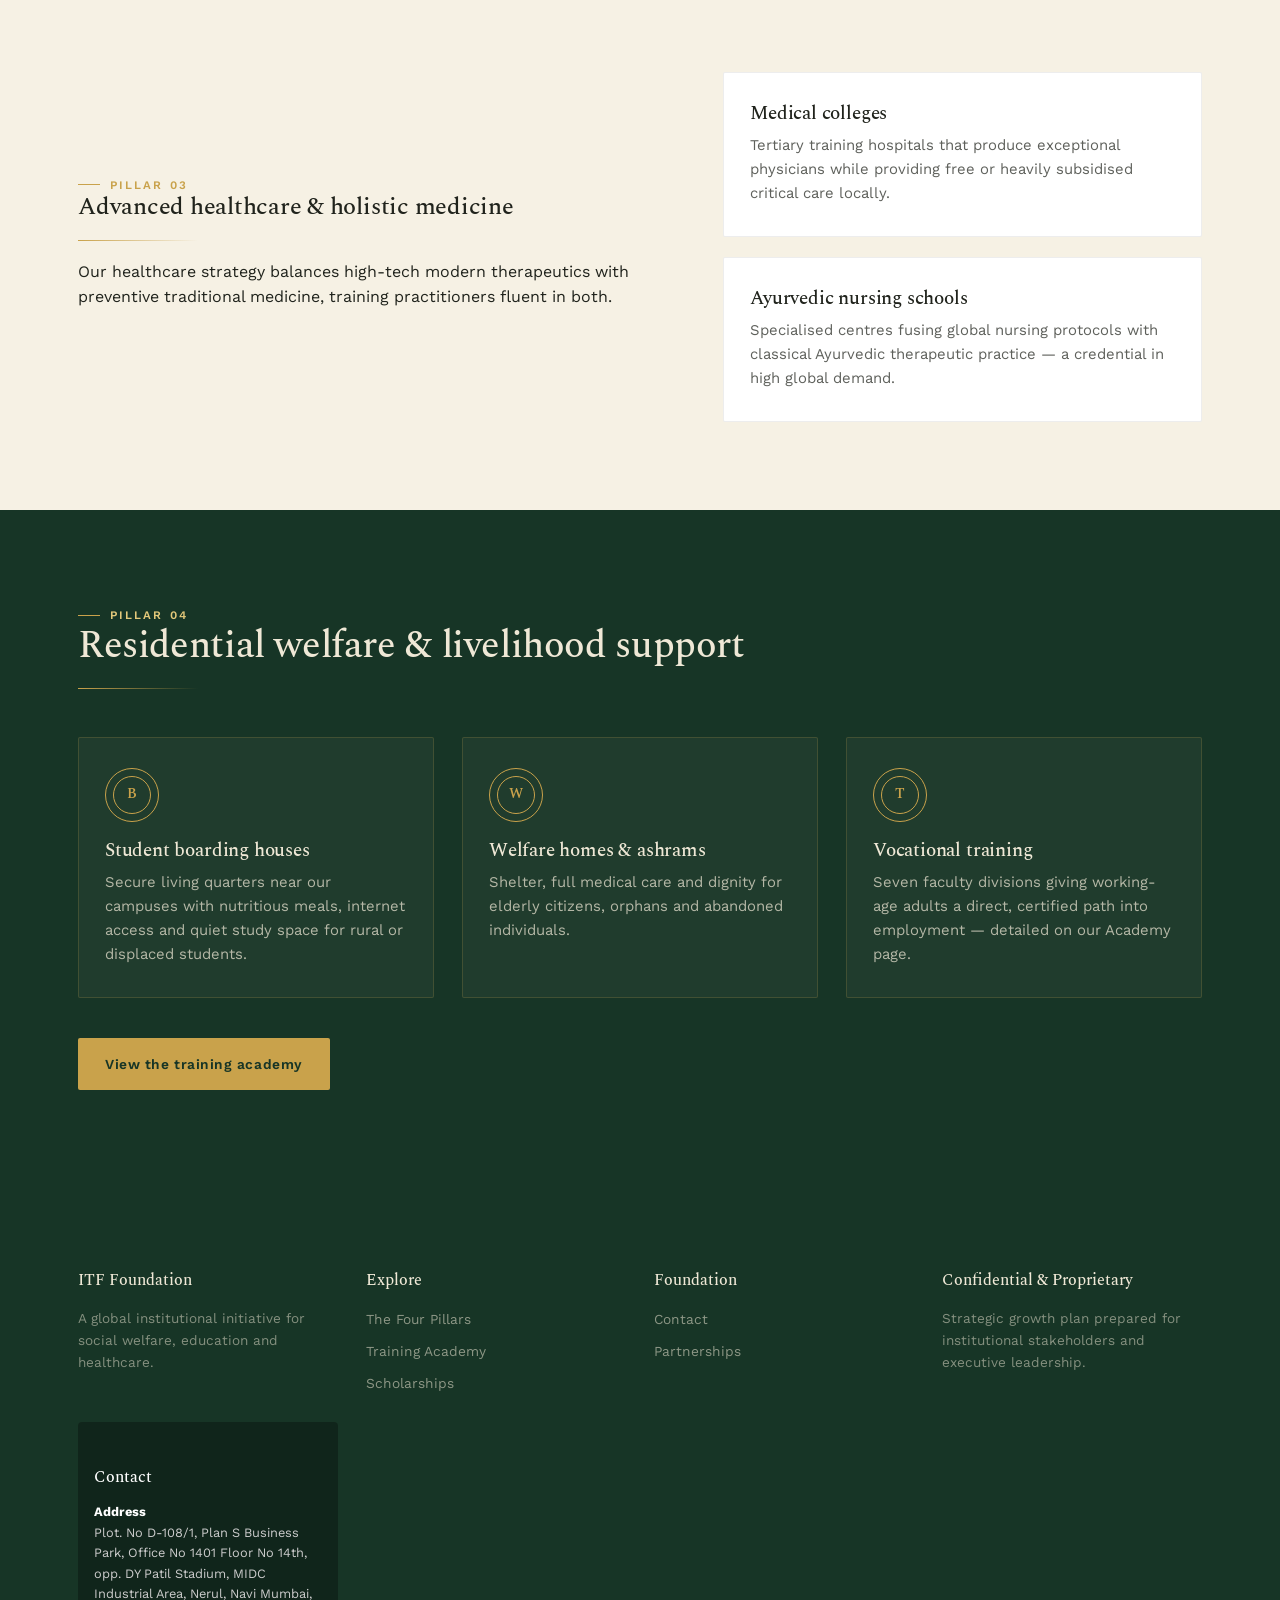
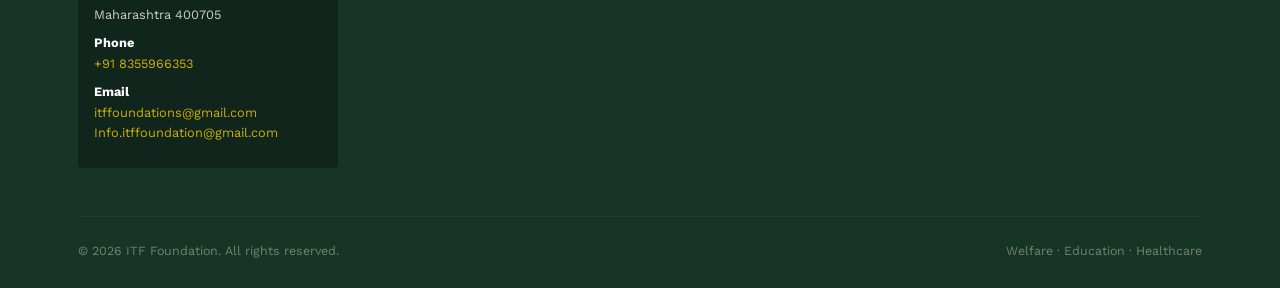
<file: programs.html>
<!DOCTYPE html>
<html lang="en">
<head>
<meta charset="UTF-8">
<meta name="viewport" content="width=device-width, initial-scale=1.0">
<title>Pillars of Intervention — ITF Foundation</title>
<meta name="description" content="Overview of the ITF Foundation's four strategic pillars: spiritual, education, healthcare and livelihood.">
<link rel="stylesheet" href="main.css">
</head>
<body>

<header class="site">
  <div class="nav-inner">
    <a href="index.html" class="brand">
      <img src="logo.jpeg" alt="ITF Foundation logo" class="brand-logo">
      <div class="brand-name">ITF Foundation<small>Welfare · Education · Healthcare</small></div>
    </a>
    <button class="nav-toggle" aria-label="Toggle navigation">☰</button>
    <nav class="primary">
      <a href="index.html">Home</a>
      <a href="programs.html">Pillars</a>
      <a href="academy.html">Academy</a>
      <a href="scholarships.html">Scholarships</a>
      <a href="contact.html">Contact</a>
      <a href="contact.html#partner" class="nav-cta">Partner With Us</a>
    </nav>
  </div>
</header>

<section class="kicker-page">
  <div class="wrap">
    <div class="breadcrumb">Home / Pillars of Intervention</div>
    <h1>Four pillars, one campus model</h1>
    <p class="lead muted" style="max-width:620px;">Each strategic zone is led by a dedicated steering committee of field experts, urban planners and academic deans — built so community spaces, schools and hospitals sit in close physical and structural harmony.</p>
  </div>
</section>

<section id="spiritual">
  <div class="wrap split">
    <div class="reveal">
      <span class="eyebrow">Pillar 01</span>
      <h2>Spiritual &amp; community infrastructure</h2>
      <div class="rule"></div>
      <p>Spiritual wellness is the bedrock of social stability. We invest in community infrastructure that brings people together in a spirit of peace and mutual upliftment.</p>
    </div>
    <div class="grid reveal" style="gap:20px;">
      <div class="card">
        <h3>Masjids</h3>
        <p>Sacred spaces for prayer that also serve as civic hubs — offering legal counsel, community resolution and moral coaching, each with a library and a public community pantry.</p>
      </div>
      <div class="card">
        <h3>Ashrams</h3>
        <p>Tranquil retreats for meditation, mental health support, spiritual discourse and long-term accommodation for those seeking contemplation.</p>
      </div>
    </div>
  </div>
</section>

<section id="education" class="mid">
  <div class="wrap split">
    <div class="reveal" style="order:2;">
      <span class="eyebrow">Pillar 02</span>
      <h2>Comprehensive general &amp; higher education</h2>
      <div class="rule"></div>
      <p>Education is our primary mechanism for breaking generational poverty. We build across every tier — from a child's first classroom to a doctoral research lab.</p>
    </div>
    <div class="grid reveal" style="gap:20px;order:1;">
      <div class="card">
        <h3>Primary &amp; secondary schools</h3>
        <p>Hyper-connected campuses delivering elementary and secondary curricula through progressive teaching methods.</p>
      </div>
      <div class="card">
        <h3>Degree colleges &amp; universities</h3>
        <p>Multi-disciplinary institutions supporting undergraduate degrees, research and doctoral programs.</p>
      </div>
      <div class="card">
        <h3>Dedicated girls' degree colleges</h3>
        <p>A critical priority focus — protected, high-resource collegiate environments built to raise graduation rates among young women.</p>
      </div>
    </div>
  </div>
</section>

<section id="healthcare">
  <div class="wrap split">
    <div class="reveal">
      <span class="eyebrow">Pillar 03</span>
      <h2>Advanced healthcare &amp; holistic medicine</h2>
      <div class="rule"></div>
      <p>Our healthcare strategy balances high-tech modern therapeutics with preventive traditional medicine, training practitioners fluent in both.</p>
    </div>
    <div class="grid reveal" style="gap:20px;">
      <div class="card">
        <h3>Medical colleges</h3>
        <p>Tertiary training hospitals that produce exceptional physicians while providing free or heavily subsidised critical care locally.</p>
      </div>
      <div class="card">
        <h3>Ayurvedic nursing schools</h3>
        <p>Specialised centres fusing global nursing protocols with classical Ayurvedic therapeutic practice — a credential in high global demand.</p>
      </div>
    </div>
  </div>
</section>

<section id="livelihood" class="dark">
  <div class="wrap">
    <div class="section-head reveal">
      <span class="eyebrow">Pillar 04</span>
      <h2>Residential welfare &amp; livelihood support</h2>
      <div class="rule"></div>
    </div>
    <div class="grid grid-3 reveal">
      <div class="card">
        <div class="medallion"><span>B</span></div>
        <h3>Student boarding houses</h3>
        <p>Secure living quarters near our campuses with nutritious meals, internet access and quiet study space for rural or displaced students.</p>
      </div>
      <div class="card">
        <div class="medallion"><span>W</span></div>
        <h3>Welfare homes &amp; ashrams</h3>
        <p>Shelter, full medical care and dignity for elderly citizens, orphans and abandoned individuals.</p>
      </div>
      <div class="card">
        <div class="medallion"><span>T</span></div>
        <h3>Vocational training</h3>
        <p>Seven faculty divisions giving working-age adults a direct, certified path into employment — detailed on our Academy page.</p>
      </div>
    </div>
    <div class="reveal" style="margin-top:40px;">
      <a href="academy.html" class="btn btn-gold">View the training academy</a>
    </div>
  </div>
</section>

<footer class="site">
  <div class="wrap">
    <div class="grid grid-4">
      <div>
        <h5>ITF Foundation</h5>
        <p class="muted" style="font-size:.85rem;">A global institutional initiative for social welfare, education and healthcare.</p>
      </div>
      <div>
        <h5>Explore</h5>
        <ul>
          <li><a href="programs.html">The Four Pillars</a></li>
          <li><a href="academy.html">Training Academy</a></li>
          <li><a href="scholarships.html">Scholarships</a></li>
        </ul>
      </div>
      <div>
        <h5>Foundation</h5>
        <ul>
          <li><a href="contact.html">Contact</a></li>
          <li><a href="contact.html#partner">Partnerships</a></li>
        </ul>
      </div>
      <div>
        <h5>Confidential &amp; Proprietary</h5>
        <p class="muted" style="font-size:.85rem;">Strategic growth plan prepared for institutional stakeholders and executive leadership.</p>
      </div>
      <div style="background:rgba(0,0,0,0.3);padding:16px;border-radius:4px;">
        <h5 style="color:#fff;margin-bottom:12px;">Contact</h5>
        <div style="font-size:.8rem;line-height:1.6;">
          <p style="margin:0 0 8px 0;color:#ccc;">
            <strong style="color:#fff;">Address</strong><br>
            Plot. No D-108/1, Plan S Business Park, Office No 1401 Floor No 14th, opp. DY Patil Stadium, MIDC Industrial Area, Nerul, Navi Mumbai, Maharashtra 400705
          </p>
          <p style="margin:0 0 8px 0;color:#ccc;">
            <strong style="color:#fff;">Phone</strong><br>
            <a href="tel:+91 8355966353" style="color:#ffd700;text-decoration:none;">+91 8355966353</a>
          </p>
          <p style="margin:0 0 8px 0;color:#ccc;">
            <strong style="color:#fff;">Email</strong><br>
            <a href="mailto:itffoundations@gmail.com" style="color:#ffd700;text-decoration:none;display:block;">itffoundations@gmail.com</a>
            <a href="mailto:Info.itffoundation@gmail.com" style="color:#ffd700;text-decoration:none;display:block;">Info.itffoundation@gmail.com</a>
          </p>
        </div>
      </div>
    </div>
    <div class="footer-bottom">
      <span>© 2026 ITF Foundation. All rights reserved.</span>
      <span>Welfare · Education · Healthcare</span>
    </div>
  </div>
</footer>

<script src="main.js"></script>
</body>
</html>
</file>
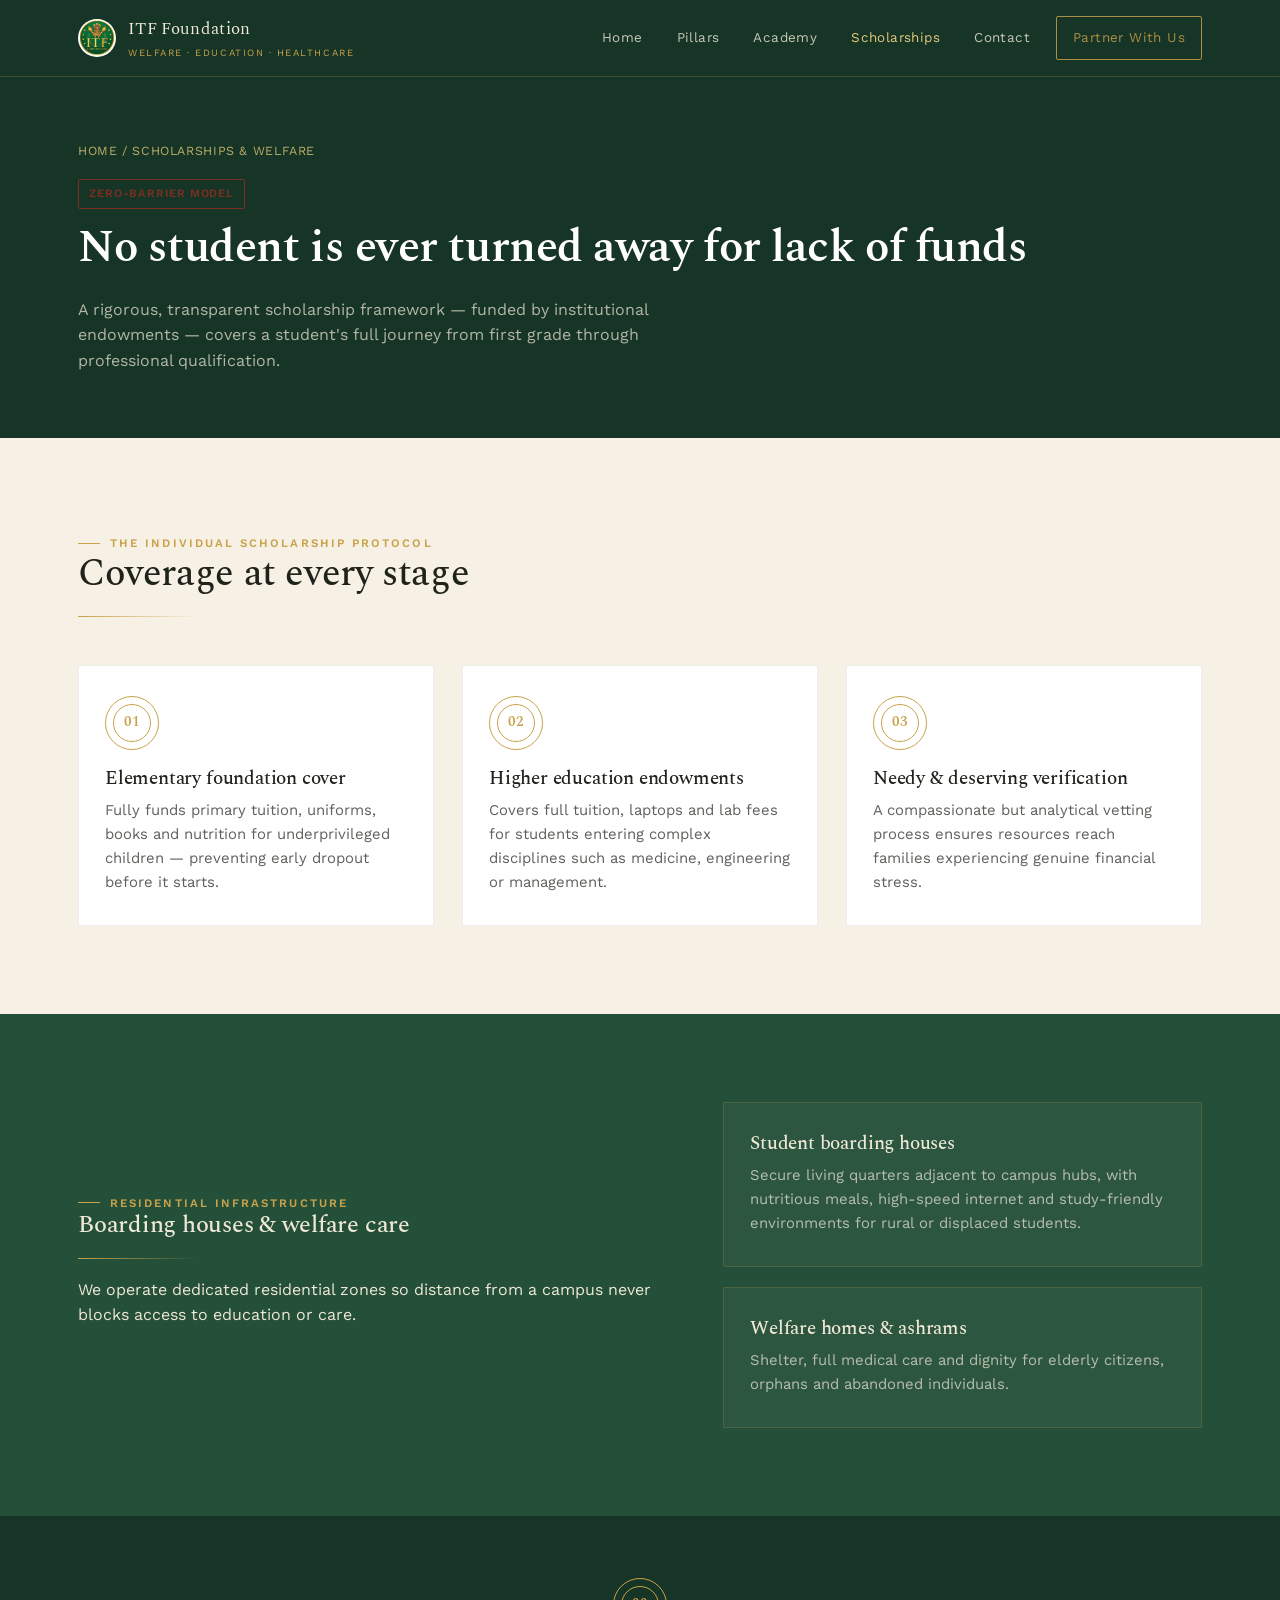
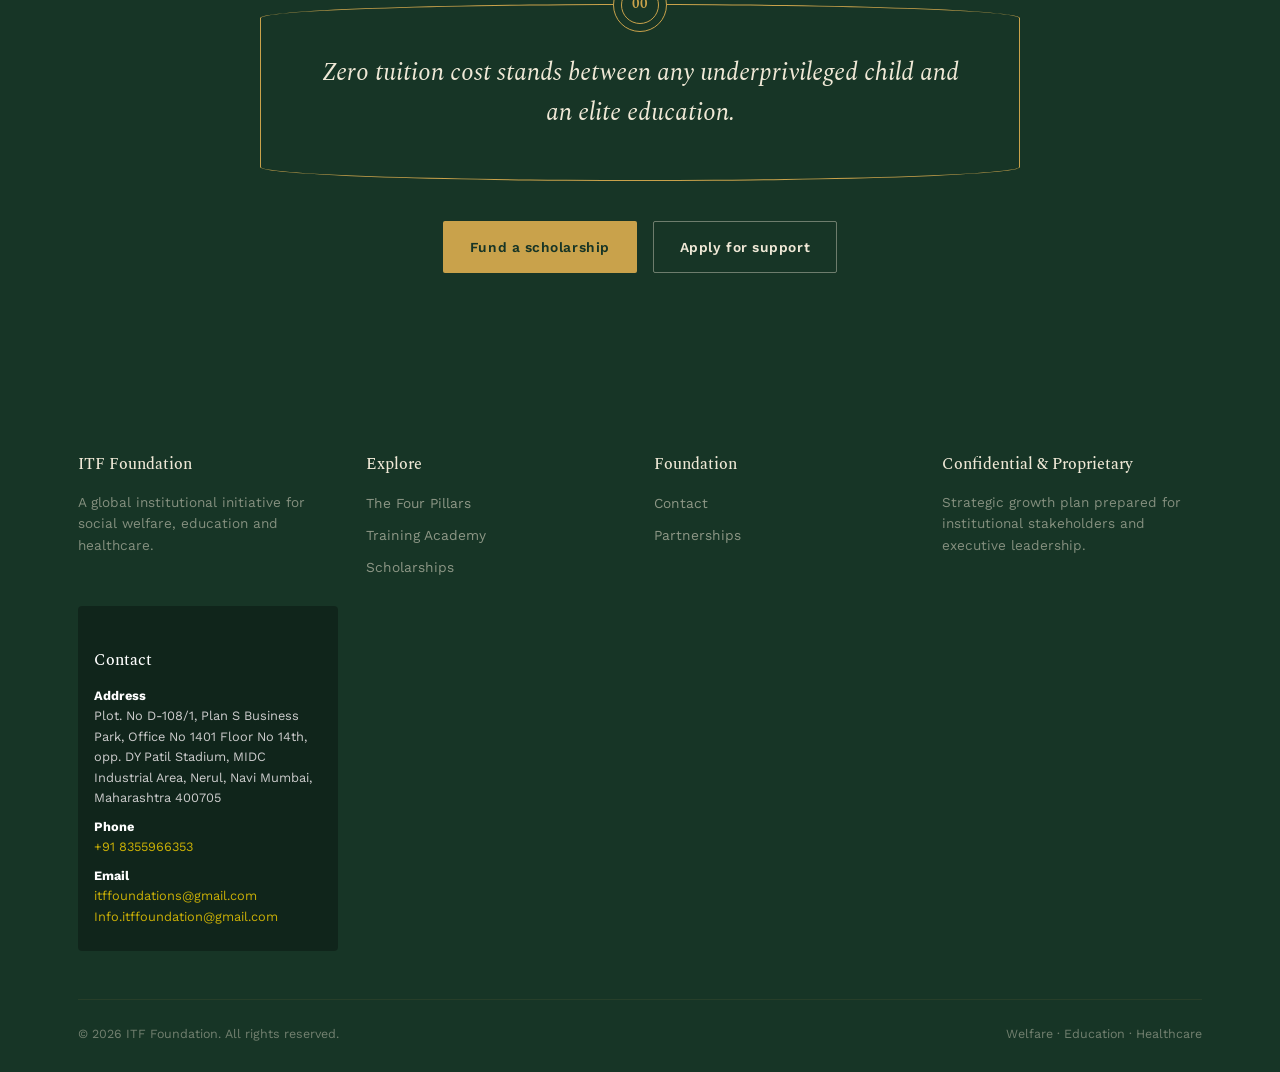
<file: scholarships.html>
<!DOCTYPE html>
<html lang="en">
<head>
<meta charset="UTF-8">
<meta name="viewport" content="width=device-width, initial-scale=1.0">
<title>Scholarships &amp; Welfare — ITF Foundation</title>
<meta name="description" content="Scholarship programs and residential welfare ensuring no student is turned away for lack of funds.">
<link rel="stylesheet" href="main.css">
</head>
<body>

<header class="site">
  <div class="nav-inner">
    <a href="index.html" class="brand">
      <img src="logo.jpeg" alt="ITF Foundation logo" class="brand-logo">
      <div class="brand-name">ITF Foundation<small>Welfare · Education · Healthcare</small></div>
    </a>
    <button class="nav-toggle" aria-label="Toggle navigation">☰</button>
    <nav class="primary">
      <a href="index.html">Home</a>
      <a href="programs.html">Pillars</a>
      <a href="academy.html">Academy</a>
      <a href="scholarships.html">Scholarships</a>
      <a href="contact.html">Contact</a>
      <a href="contact.html#partner" class="nav-cta">Partner With Us</a>
    </nav>
  </div>
</header>

<section class="kicker-page">
  <div class="wrap">
    <div class="breadcrumb">Home / Scholarships &amp; Welfare</div>
    <span class="tag">Zero-barrier model</span>
    <h1 style="margin-top:14px;">No student is ever turned away for lack of funds</h1>
    <p class="lead muted" style="max-width:620px;">A rigorous, transparent scholarship framework — funded by institutional endowments — covers a student's full journey from first grade through professional qualification.</p>
  </div>
</section>

<section>
  <div class="wrap">
    <div class="section-head reveal">
      <span class="eyebrow">The individual scholarship protocol</span>
      <h2>Coverage at every stage</h2>
      <div class="rule"></div>
    </div>
    <div class="grid grid-3 reveal">
      <div class="card">
        <div class="medallion"><span>01</span></div>
        <h3>Elementary foundation cover</h3>
        <p>Fully funds primary tuition, uniforms, books and nutrition for underprivileged children — preventing early dropout before it starts.</p>
      </div>
      <div class="card">
        <div class="medallion"><span>02</span></div>
        <h3>Higher education endowments</h3>
        <p>Covers full tuition, laptops and lab fees for students entering complex disciplines such as medicine, engineering or management.</p>
      </div>
      <div class="card">
        <div class="medallion"><span>03</span></div>
        <h3>Needy &amp; deserving verification</h3>
        <p>A compassionate but analytical vetting process ensures resources reach families experiencing genuine financial stress.</p>
      </div>
    </div>
  </div>
</section>

<section class="mid">
  <div class="wrap split">
    <div class="reveal">
      <span class="eyebrow">Residential infrastructure</span>
      <h2>Boarding houses &amp; welfare care</h2>
      <div class="rule"></div>
      <p>We operate dedicated residential zones so distance from a campus never blocks access to education or care.</p>
    </div>
    <div class="grid reveal" style="gap:20px;">
      <div class="card">
        <h3>Student boarding houses</h3>
        <p>Secure living quarters adjacent to campus hubs, with nutritious meals, high-speed internet and study-friendly environments for rural or displaced students.</p>
      </div>
      <div class="card">
        <h3>Welfare homes &amp; ashrams</h3>
        <p>Shelter, full medical care and dignity for elderly citizens, orphans and abandoned individuals.</p>
      </div>
    </div>
  </div>
</section>

<section class="dark">
  <div class="wrap center reveal">
    <div class="pull-quote">
      <div class="medallion"><span>00</span></div>
      <p>Zero tuition cost stands between any underprivileged child and an elite education.</p>
    </div>
    <div class="hero-actions" style="justify-content:center;margin-top:40px;">
      <a href="contact.html#partner" class="btn btn-gold">Fund a scholarship</a>
      <a href="contact.html" class="btn btn-outline">Apply for support</a>
    </div>
  </div>
</section>

<footer class="site">
  <div class="wrap">
    <div class="grid grid-4">
      <div>
        <h5>ITF Foundation</h5>
        <p class="muted" style="font-size:.85rem;">A global institutional initiative for social welfare, education and healthcare.</p>
      </div>
      <div>
        <h5>Explore</h5>
        <ul>
          <li><a href="programs.html">The Four Pillars</a></li>
          <li><a href="academy.html">Training Academy</a></li>
          <li><a href="scholarships.html">Scholarships</a></li>
        </ul>
      </div>
      <div>
        <h5>Foundation</h5>
        <ul>
          <li><a href="contact.html">Contact</a></li>
          <li><a href="contact.html#partner">Partnerships</a></li>
        </ul>
      </div>
      <div>
        <h5>Confidential &amp; Proprietary</h5>
        <p class="muted" style="font-size:.85rem;">Strategic growth plan prepared for institutional stakeholders and executive leadership.</p>
      </div>
      <div style="background:rgba(0,0,0,0.3);padding:16px;border-radius:4px;">
        <h5 style="color:#fff;margin-bottom:12px;">Contact</h5>
        <div style="font-size:.8rem;line-height:1.6;">
          <p style="margin:0 0 8px 0;color:#ccc;">
            <strong style="color:#fff;">Address</strong><br>
            Plot. No D-108/1, Plan S Business Park, Office No 1401 Floor No 14th, opp. DY Patil Stadium, MIDC Industrial Area, Nerul, Navi Mumbai, Maharashtra 400705
          </p>
          <p style="margin:0 0 8px 0;color:#ccc;">
            <strong style="color:#fff;">Phone</strong><br>
            <a href="tel:+91 8355966353" style="color:#ffd700;text-decoration:none;">+91 8355966353</a>
          </p>
          <p style="margin:0 0 8px 0;color:#ccc;">
            <strong style="color:#fff;">Email</strong><br>
            <a href="mailto:itffoundations@gmail.com" style="color:#ffd700;text-decoration:none;display:block;">itffoundations@gmail.com</a>
            <a href="mailto:Info.itffoundation@gmail.com" style="color:#ffd700;text-decoration:none;display:block;">Info.itffoundation@gmail.com</a>
          </p>
        </div>
      </div>
    </div>
    <div class="footer-bottom">
      <span>© 2026 ITF Foundation. All rights reserved.</span>
      <span>Welfare · Education · Healthcare</span>
    </div>
  </div>
</footer>

<script src="main.js"></script>
</body>
</html>
</file>
<file: main.css>
/* ================= ITF FOUNDATION — DESIGN TOKENS =================
   Color
   --green-deep   #173526  primary dark / hero / nav
   --green-mid    #24503A  secondary panels
   --gold         #C9A24B  accent / rule / signature
   --gold-soft    #E4C97A  hover / highlight
   --parchment    #F6F1E4  light section bg
   --maroon       #7C2E22  rare warmth accent (scholarships, alerts)
   --ink          #20231C  body text on light
   --bone         #EFE8D6  body text on dark
   Type
   Display: "Spectral" (serif, editorial, calm authority)
   Body:    "Work Sans" (clean, humane, legible at small sizes)
   Label:   "Work Sans" uppercase tracked, used as utility/eyebrow
   Signature: concentric medallion rings — echoes the foundation seal —
   used as section markers, pull-quote frame and stat rings instead of
   numbered badges.
==================================================================== */

@import url('https://fonts.googleapis.com/css2?family=Spectral:ital,wght@0,300;0,400;0,500;0,600;0,700;1,400;1,500&family=Work+Sans:wght@300;400;500;600;700&display=swap');

:root{
  --green-deep:#173526;
  --green-mid:#24503A;
  --gold:#C9A24B;
  --gold-soft:#E4C97A;
  --parchment:#F6F1E4;
  --maroon:#7C2E22;
  --ink:#20231C;
  --bone:#EFE8D6;
  --max:1180px;
  --radius:2px;
}

*,*::before,*::after{box-sizing:border-box;}
html{scroll-behavior:smooth;}
body{
  margin:0;
  font-family:'Work Sans',sans-serif;
  color:var(--ink);
  background:var(--parchment);
  -webkit-font-smoothing:antialiased;
  line-height:1.6;
}
h1,h2,h3,h4{
  font-family:'Spectral',serif;
  font-weight:500;
  line-height:1.15;
  margin:0 0 .5em;
  letter-spacing:-0.01em;
}
h1{font-weight:600;}
p{margin:0 0 1em;}
a{color:inherit;text-decoration:none;}
img{max-width:100%;display:block;}
.wrap{max-width:var(--max);margin:0 auto;padding:0 28px;}

.eyebrow{
  font-size:.72rem;
  letter-spacing:.18em;
  text-transform:uppercase;
  color:var(--gold);
  font-weight:600;
  display:inline-flex;
  align-items:center;
  gap:10px;
}
.eyebrow::before{
  content:"";
  width:22px;height:1px;
  background:var(--gold);
  display:inline-block;
}

/* === Medallion signature element === */
.medallion{
  --size:54px;
  width:var(--size);height:var(--size);
  border-radius:50%;
  position:relative;
  flex:none;
  display:grid;place-items:center;
}
.medallion::before,
.medallion::after{
  content:"";
  position:absolute;
  border-radius:50%;
  border:1px solid currentColor;
}
.medallion::before{inset:0;}
.medallion::after{inset:8px;}
.medallion span{
  font-family:'Spectral',serif;
  font-size:.85rem;
  font-weight:600;
}

/* === Header / nav === */
header.site{
  position:sticky;top:0;z-index:50;
  background:var(--green-deep);
  border-bottom:1px solid rgba(201,162,75,.25);
}
.nav-inner{
  max-width:var(--max);margin:0 auto;padding:0 28px;
  display:flex;align-items:center;justify-content:space-between;
  height:76px;
}
.brand{display:flex;align-items:center;gap:12px;color:var(--bone);}
.brand-logo{width:38px;height:38px;object-fit:contain;border-radius:50%;}
.brand-name{font-family:'Spectral',serif;font-size:1.05rem;letter-spacing:.02em;color:var(--bone);}
.brand-name small{display:block;font-family:'Work Sans',sans-serif;font-size:.6rem;letter-spacing:.16em;color:var(--gold);text-transform:uppercase;margin-top:2px;}

nav.primary{display:flex;gap:2px;align-items:center;}
nav.primary a{
  color:var(--bone);
  font-size:.84rem;
  letter-spacing:.03em;
  padding:10px 16px;
  position:relative;
  opacity:.82;
  transition:opacity .2s ease;
}
nav.primary a:hover{opacity:1;}
nav.primary a.active{opacity:1;color:var(--gold-soft);}
.nav-cta{
  border:1px solid var(--gold);
  color:var(--gold) !important;
  border-radius:var(--radius);
  margin-left:8px;
}
.nav-cta:hover{background:var(--gold);color:var(--green-deep) !important;}

.nav-toggle{display:none;background:none;border:0;color:var(--bone);font-size:1.6rem;cursor:pointer;}

@media (max-width:880px){
  nav.primary{
    position:fixed;inset:76px 0 0 0;
    background:var(--green-deep);
    flex-direction:column;align-items:flex-start;
    padding:20px 28px;
    transform:translateY(-110%);
    transition:transform .3s ease;
    height:calc(100vh - 76px);
  }
  nav.primary.open{transform:translateY(0);}
  nav.primary a{padding:14px 0;width:100%;border-bottom:1px solid rgba(201,162,75,.12);font-size:1rem;}
  .nav-toggle{display:block;}
}

/* === Hero === */
.hero{
  background:
    radial-gradient(ellipse at 75% 0%, rgba(201,162,75,.16), transparent 60%),
    var(--green-deep);
  color:var(--bone);
  padding:108px 0 96px;
  position:relative;
  overflow:hidden;
}
.hero::after{
  content:"";
  position:absolute;
  right:-180px;top:-180px;
  width:520px;height:520px;
  border-radius:50%;
  border:1px solid rgba(201,162,75,.18);
}
.hero .wrap{position:relative;z-index:2;}
.hero h1{font-size:clamp(2.3rem,4.6vw,3.7rem);color:#fff;max-width:780px;}
.hero h1 em{color:var(--gold-soft);font-style:italic;}
.hero p.lead{max-width:560px;font-size:1.08rem;color:rgba(239,232,214,.84);}
.hero-actions{display:flex;gap:16px;margin-top:32px;flex-wrap:wrap;}

.btn{
  display:inline-flex;align-items:center;gap:10px;
  padding:14px 26px;
  font-size:.86rem;letter-spacing:.04em;
  border-radius:var(--radius);
  font-weight:600;
  border:1px solid transparent;
  cursor:pointer;
}
.btn-gold{background:var(--gold);color:var(--green-deep);}
.btn-gold:hover{background:var(--gold-soft);}
.btn-outline{border-color:rgba(239,232,214,.4);color:var(--bone);}
.btn-outline:hover{border-color:var(--gold);color:var(--gold-soft);}
.btn-outline-dark{border-color:rgba(32,35,28,.3);color:var(--ink);}
.btn-outline-dark:hover{border-color:var(--maroon);color:var(--maroon);}

/* === Section scaffolding === */
section{padding:88px 0;}
section.tight{padding:56px 0;}
.section-head{max-width:680px;margin-bottom:48px;}
.section-head h2{font-size:clamp(1.7rem,3vw,2.4rem);}
.rule{height:1px;background:linear-gradient(90deg,var(--gold),transparent);width:120px;margin:18px 0;}
.dark{background:var(--green-deep);color:var(--bone);}
.dark .section-head .eyebrow{color:var(--gold-soft);}
.mid{background:var(--green-mid);color:var(--bone);}

/* === Pillar / card grid === */
.grid{display:grid;gap:28px;}
.grid-2{grid-template-columns:repeat(2,1fr);}
.grid-3{grid-template-columns:repeat(3,1fr);}
.grid-4{grid-template-columns:repeat(4,1fr);}
@media (max-width:900px){.grid-2,.grid-3,.grid-4{grid-template-columns:1fr;}}

.card{
  background:#fff;
  border:1px solid rgba(32,35,28,.08);
  padding:30px 26px;
  border-radius:var(--radius);
  position:relative;
}
.dark .card,.mid .card{
  background:rgba(246,241,228,.04);
  border-color:rgba(201,162,75,.2);
}
.card .medallion{color:var(--gold);margin-bottom:18px;}
.card h3{font-size:1.18rem;margin-bottom:10px;}
.card p{font-size:.93rem;color:rgba(32,35,28,.72);margin-bottom:0;}
.dark .card p,.mid .card p{color:rgba(239,232,214,.72);}

/* === Pull quote === */
.pull-quote{
  border:1px solid var(--gold);
  border-radius:50%/14px;
  padding:48px 56px;
  text-align:center;
  position:relative;
  max-width:760px;
  margin:0 auto;
}
.pull-quote p{
  font-family:'Spectral',serif;
  font-style:italic;
  font-size:clamp(1.2rem,2.4vw,1.55rem);
  color:var(--bone);
  margin:0;
}
.pull-quote .medallion{position:absolute;left:50%;top:-27px;transform:translateX(-50%);background:var(--green-deep);color:var(--gold);}

/* === Stats row === */
.stats{display:flex;flex-wrap:wrap;gap:40px;}
.stat{flex:1;min-width:160px;}
.stat .medallion{--size:64px;color:var(--gold);margin-bottom:14px;}
.stat .medallion span{font-size:1.05rem;}
.stat h4{font-family:'Work Sans',sans-serif;font-size:.78rem;letter-spacing:.06em;text-transform:uppercase;color:var(--bone);opacity:.78;font-weight:600;margin:0;}

/* === Phase timeline (legitimate sequence) === */
.timeline{display:grid;grid-template-columns:repeat(2,1fr);gap:32px;}
@media (max-width:760px){.timeline{grid-template-columns:1fr;}}
.phase{border-left:2px solid var(--gold);padding-left:24px;position:relative;}
.phase::before{
  content:"";position:absolute;left:-7px;top:2px;
  width:12px;height:12px;border-radius:50%;background:var(--gold);
}
.phase .eyebrow{margin-bottom:10px;}

/* === Table (training matrix) === */
.matrix{width:100%;border-collapse:collapse;font-size:.92rem;}
.matrix th{
  text-align:left;font-family:'Work Sans',sans-serif;
  font-size:.72rem;letter-spacing:.08em;text-transform:uppercase;
  color:var(--gold);padding:14px 16px;border-bottom:1px solid var(--gold);
}
.matrix td{padding:18px 16px;border-bottom:1px solid rgba(239,232,214,.12);vertical-align:top;}
.matrix tr:hover td{background:rgba(201,162,75,.05);}

/* === Forms === */
.form-grid{display:grid;grid-template-columns:1fr 1fr;gap:20px;}
@media (max-width:700px){.form-grid{grid-template-columns:1fr;}}
.field{display:flex;flex-direction:column;gap:8px;}
.field.full{grid-column:1/-1;}
.field label{font-size:.78rem;letter-spacing:.04em;text-transform:uppercase;color:var(--ink);font-weight:600;}
.field input,.field select,.field textarea{
  font-family:'Work Sans',sans-serif;
  padding:13px 14px;
  border:1px solid rgba(32,35,28,.2);
  border-radius:var(--radius);
  font-size:.94rem;background:#fff;
}
.field textarea{resize:vertical;min-height:110px;}
.field input:focus,.field select:focus,.field textarea:focus{
  outline:2px solid var(--gold);outline-offset:1px;
}

/* === Footer === */
footer.site{background:var(--green-deep);color:rgba(239,232,214,.7);padding:64px 0 28px;font-size:.86rem;}
footer.site .grid-4{margin-bottom:48px;}
footer.site h5{color:var(--bone);font-family:'Spectral',serif;font-size:1rem;margin-bottom:14px;font-weight:500;}
footer.site a{opacity:.78;}
footer.site a:hover{opacity:1;color:var(--gold-soft);}
footer.site ul{list-style:none;padding:0;margin:0;display:flex;flex-direction:column;gap:10px;}
.footer-bottom{
  border-top:1px solid rgba(201,162,75,.15);
  padding-top:24px;
  display:flex;justify-content:space-between;flex-wrap:wrap;gap:10px;
  font-size:.78rem;opacity:.6;
}

/* === Misc utility === */
.tag{
  display:inline-block;
  font-size:.7rem;letter-spacing:.08em;text-transform:uppercase;
  padding:5px 10px;border:1px solid var(--maroon);color:var(--maroon);
  border-radius:var(--radius);font-weight:600;
}
.split{display:grid;grid-template-columns:1.1fr .9fr;gap:60px;align-items:center;}
@media (max-width:880px){.split{grid-template-columns:1fr;}}
.reveal{opacity:0;transform:translateY(18px);transition:opacity .6s ease,transform .6s ease;}
.reveal.in{opacity:1;transform:none;}

.center{text-align:center;}
.mx-auto{margin-left:auto;margin-right:auto;}
.muted{opacity:.72;}
.kicker-page{
  background:var(--green-deep);color:var(--bone);
  padding:64px 0 48px;
}
.kicker-page h1{color:#fff;font-size:clamp(2rem,4vw,2.8rem);}
.breadcrumb{font-size:.78rem;letter-spacing:.05em;text-transform:uppercase;color:var(--gold-soft);margin-bottom:18px;opacity:.8;}
</file>
